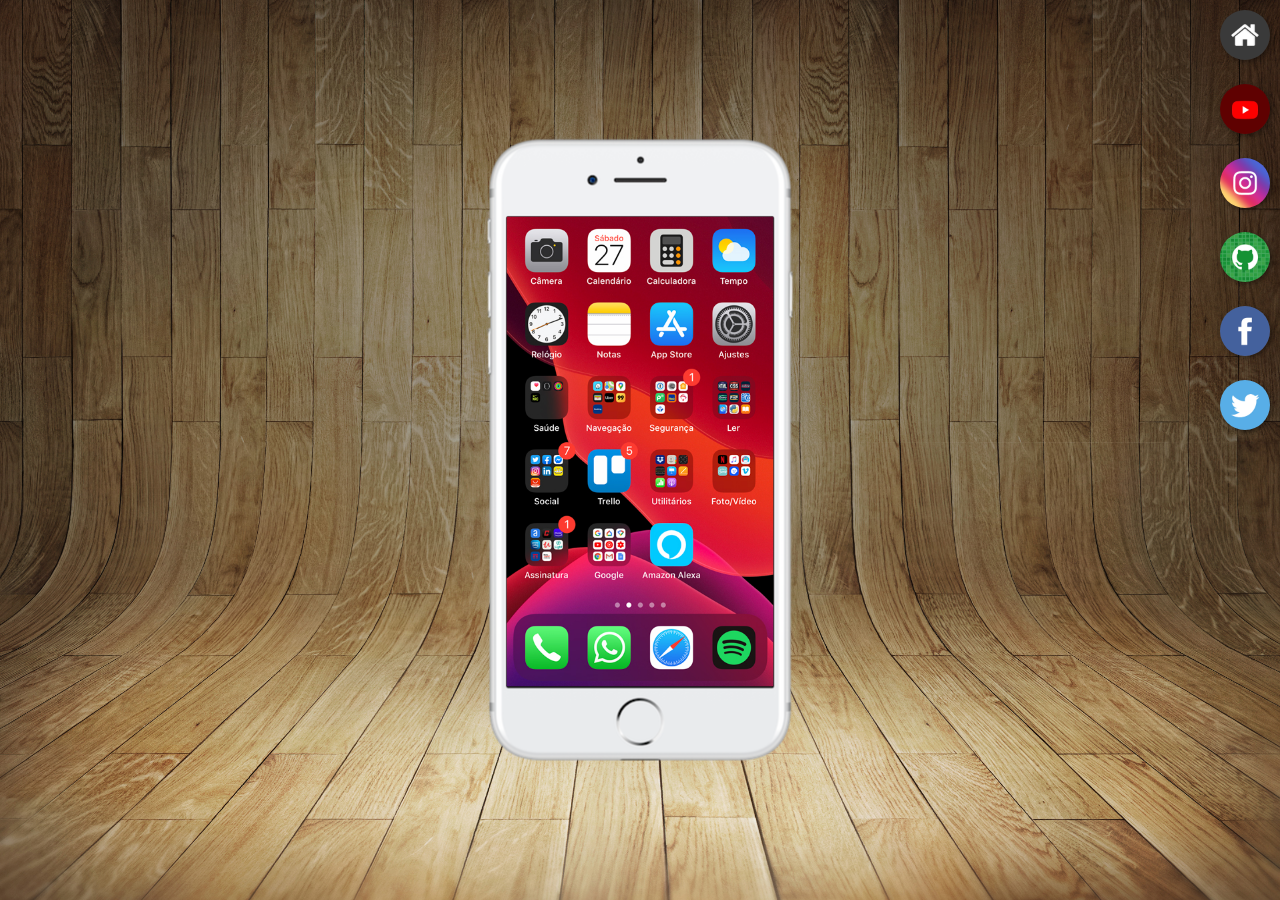
<file: index.html>
<!DOCTYPE html>
<html lang="pt-br">
<head>
    <meta charset="UTF-8">
    <meta http-equiv="X-UA-Compatible" content="IE=edge">
    <meta name="viewport" content="width=device-width, initial-scale=1.0">
    <title>Projeto Redes Sociais</title>
    <link rel="stylesheet" href="estilo/style.css">
</head>
<body>
    <main>
        <section id="telefone">
            <iframe src="home.html" frameborder="0" name="tela" id="tela"></iframe>
        </section>
        <section id="redes-sociais">
            <a href="home.html" target="tela"><img src="imagens/logo-home.jpg" alt=""></a><br>
            <a href="pages/youtube.html" target="tela"><img src="imagens/logo-youtube.jpg" alt=""></a><br>
            <a href="pages/instagram.html" target="tela"><img src="imagens/logo-instagram.jpg" alt=""></a><br>
            <a href="pages/github.html" target="tela"><img src="imagens/logo-github.jpg" alt=""></a><br>
            <a href="pages/facebook.html" target="tela"><img src="imagens/logo-facebook.jpg" alt=""></a><br>
            <a href="pages/twitter.html" target="tela"><img src="imagens/logo-twitter.jpg" alt=""></a><br>
            
        </section>
    </main>
</body>
</html>
</file>
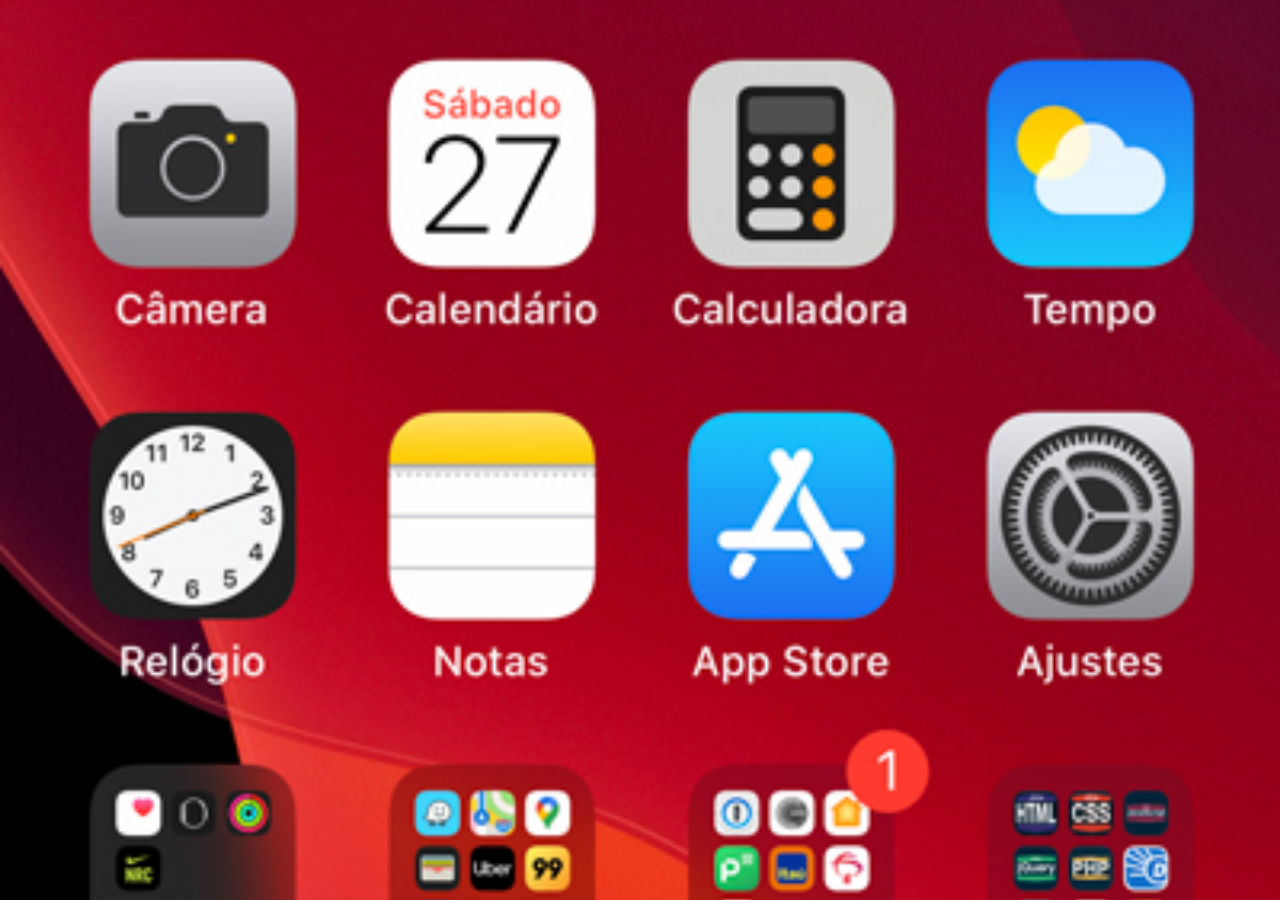
<file: home.html>
<!DOCTYPE html>
<html lang="en">
<head>
    <meta charset="UTF-8">
    <meta http-equiv="X-UA-Compatible" content="IE=edge">
    <meta name="viewport" content="width=device-width, initial-scale=1.0">
    <title>Home</title>
</head>
<body>
    
</body>

<style>

    * {
        margin: 0px;
        padding: 0px;
    }

    body {
        width: 100vw; height: 100vh;
        background: black url(imagens/tela-home.jpg) no-repeat top center;
        background-size: cover;
    }

</style>
</html>
</file>
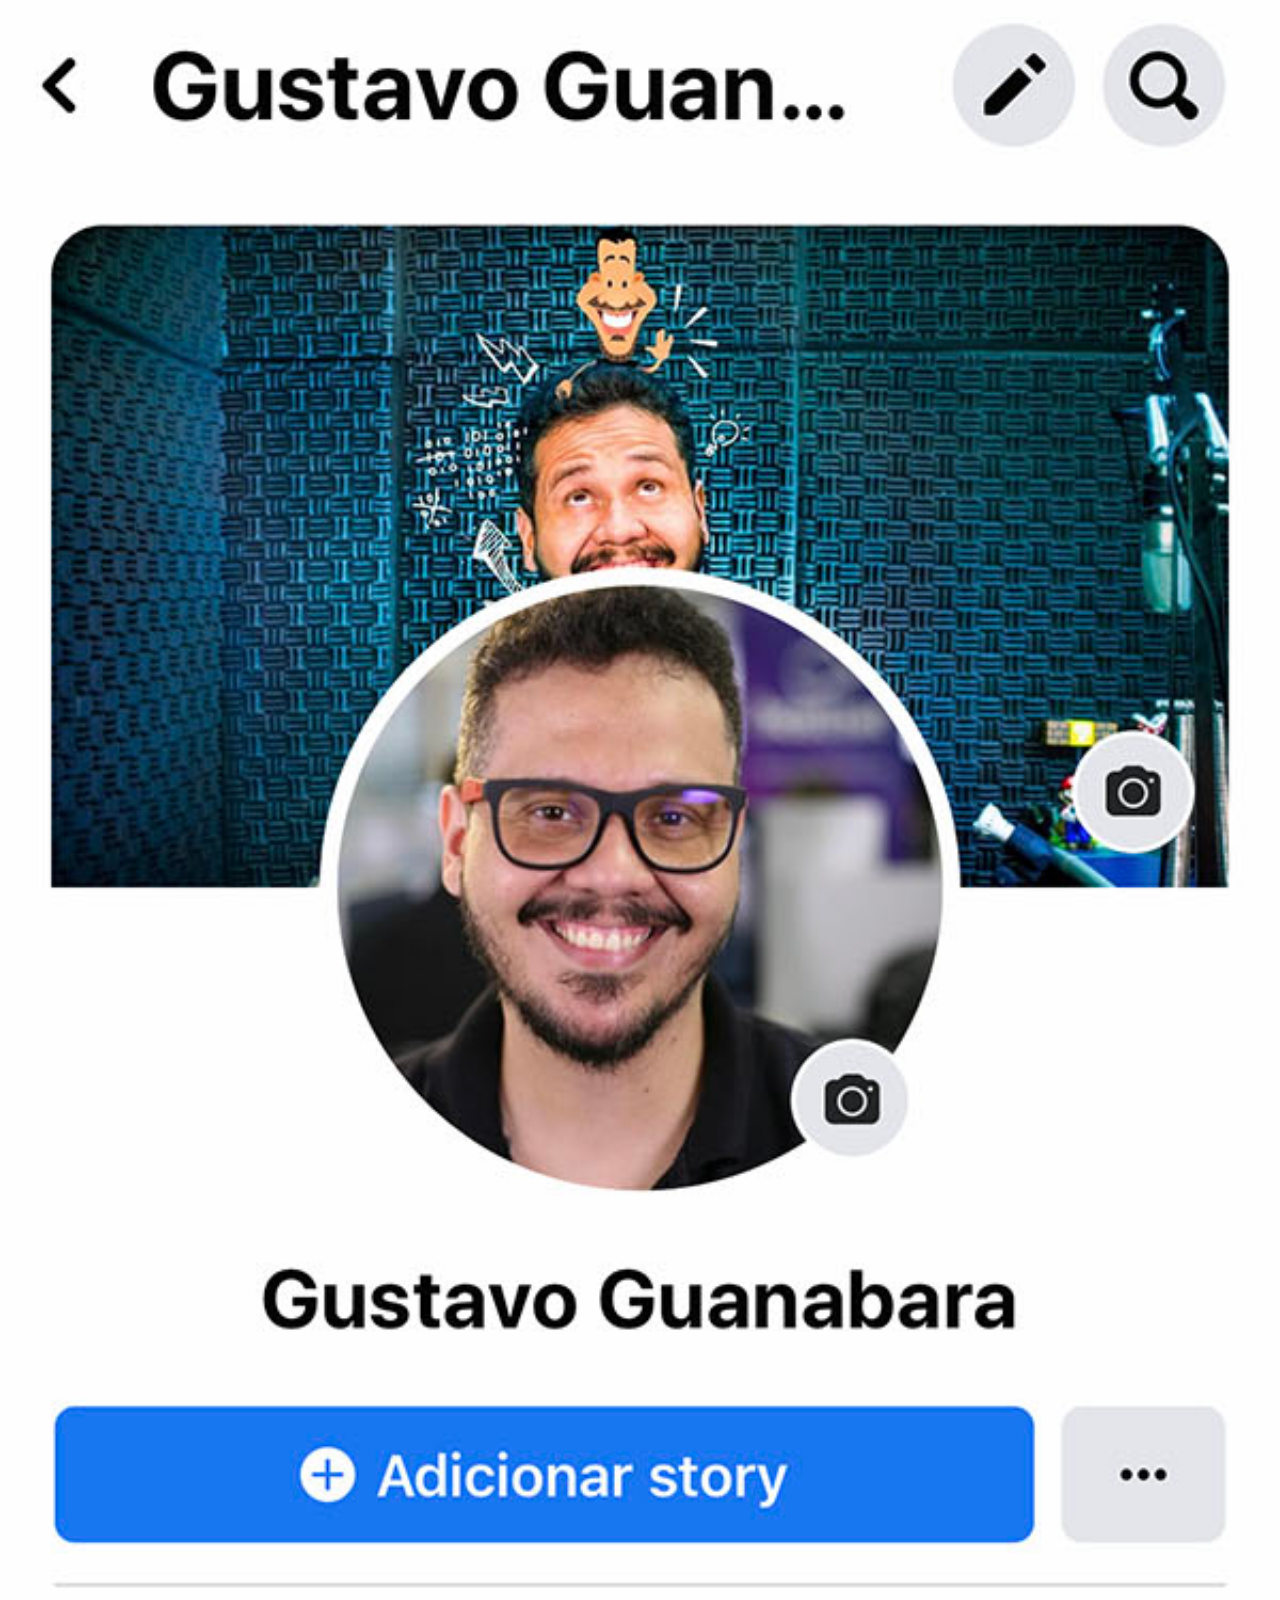
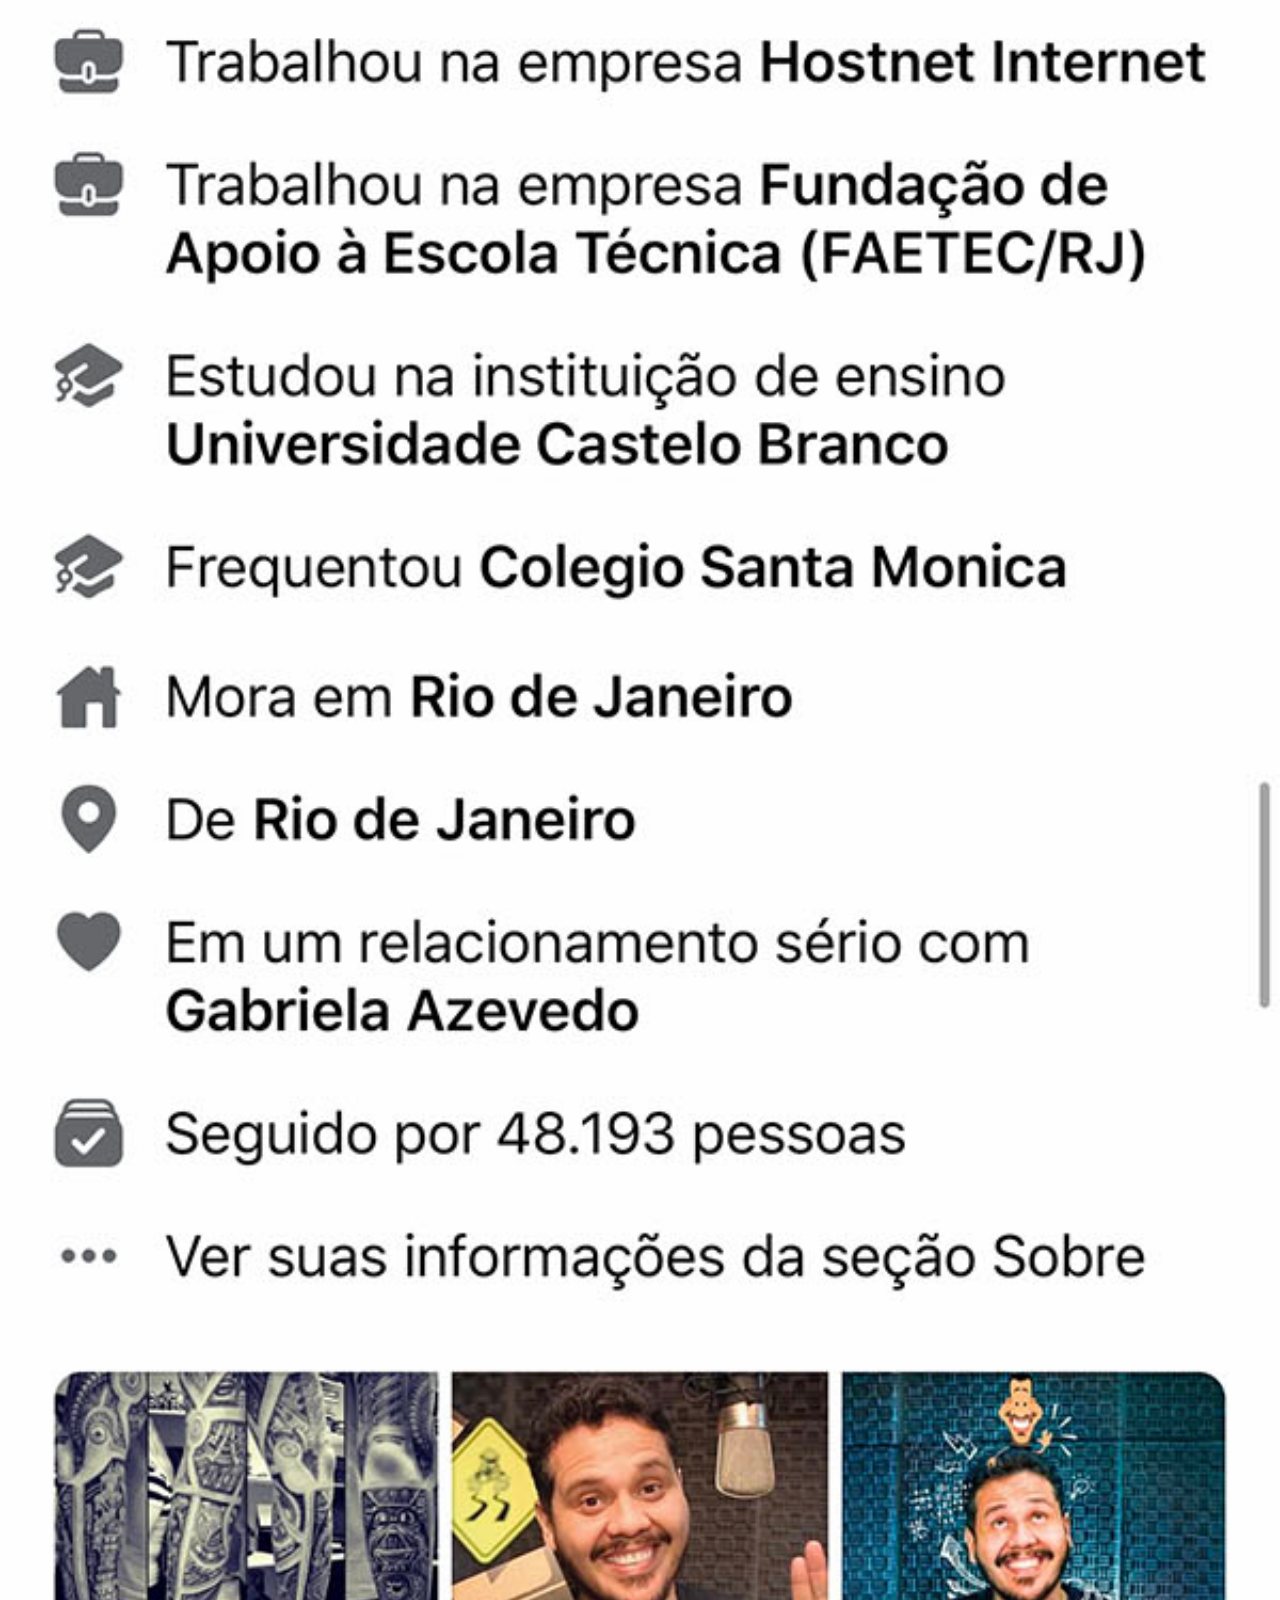
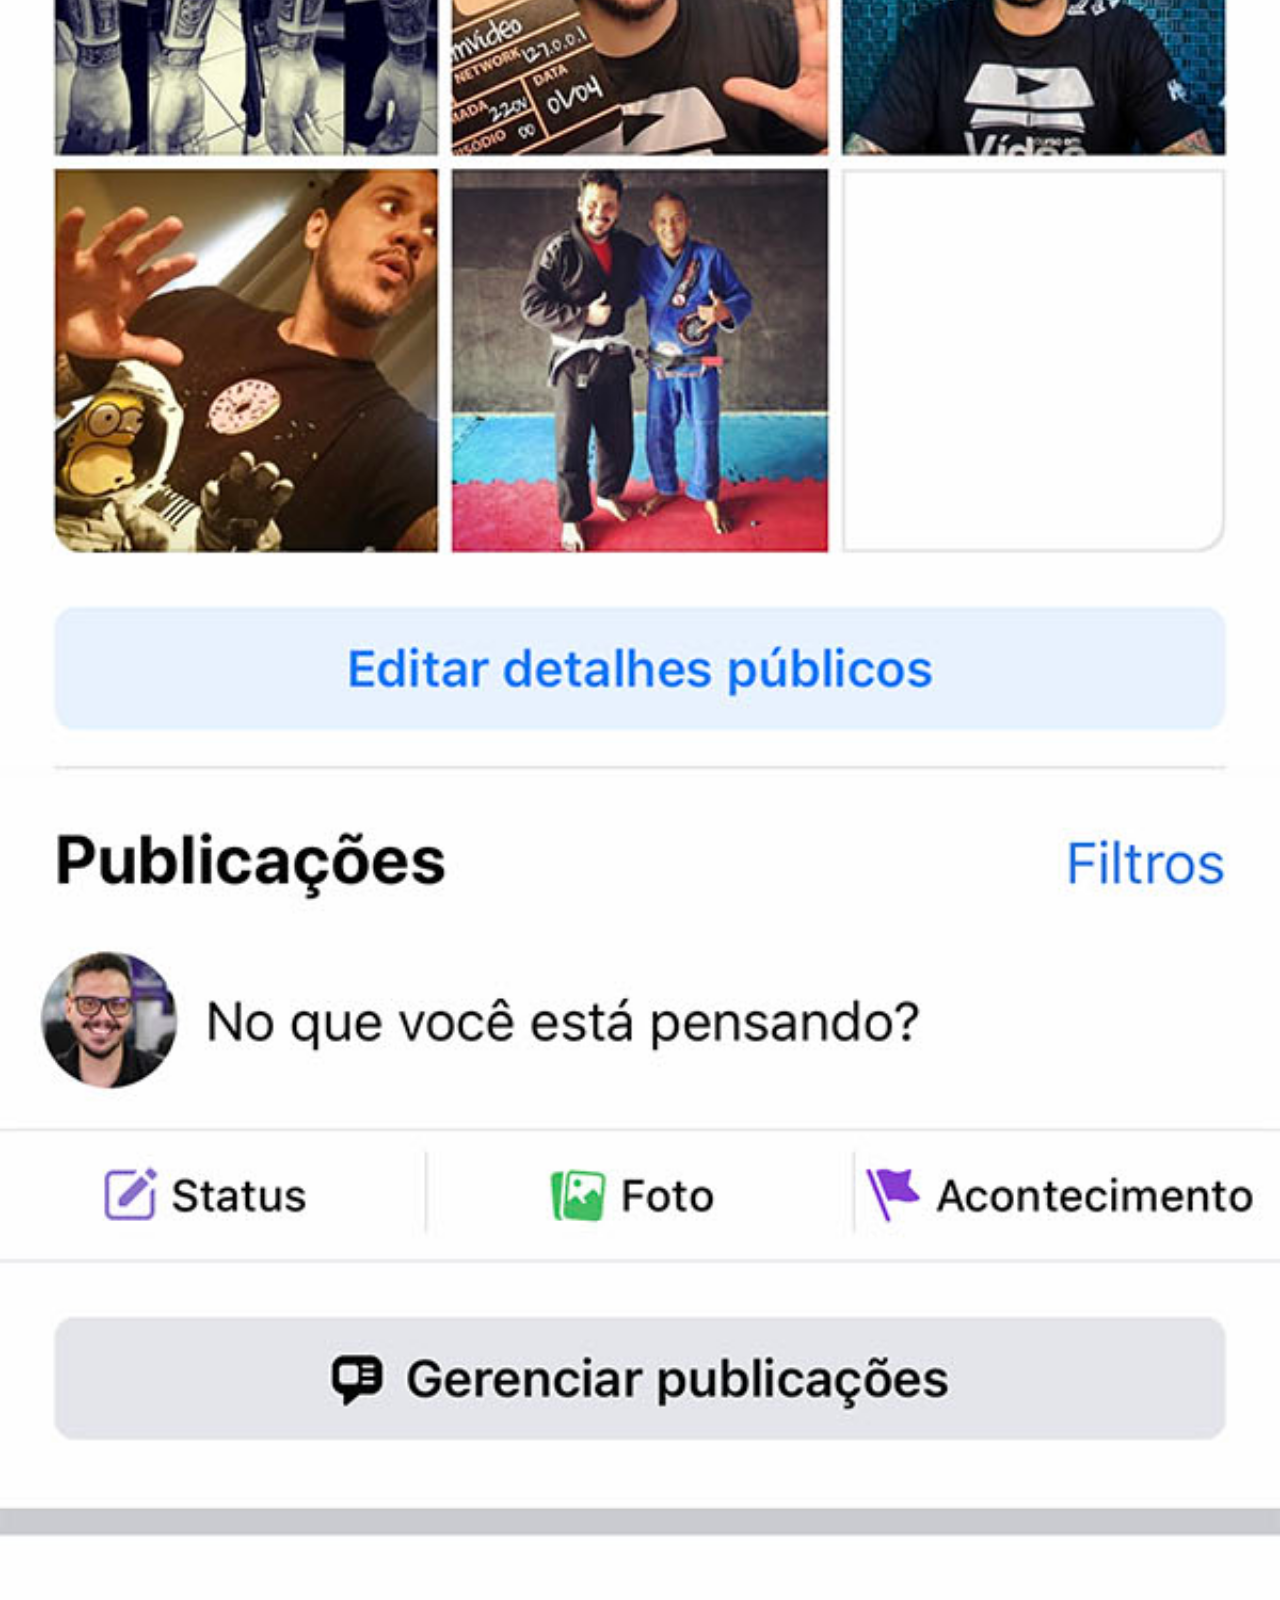
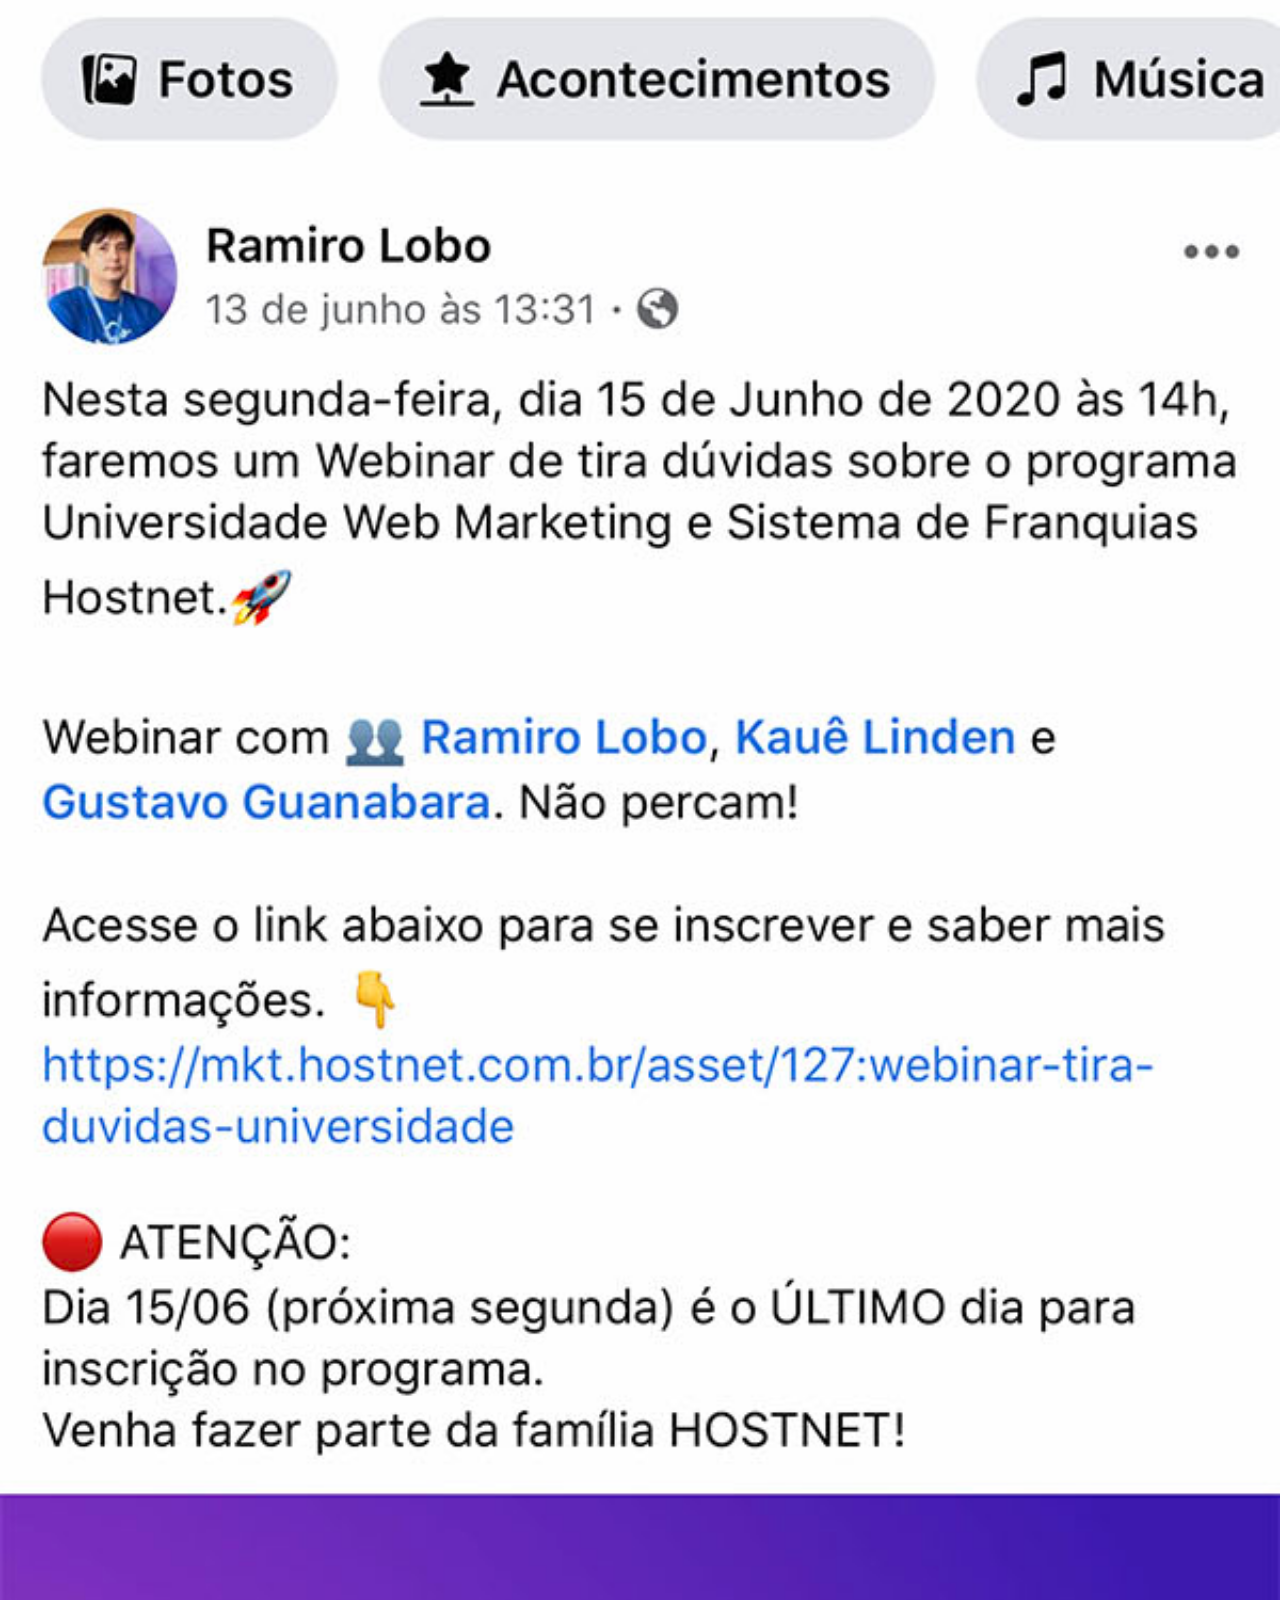
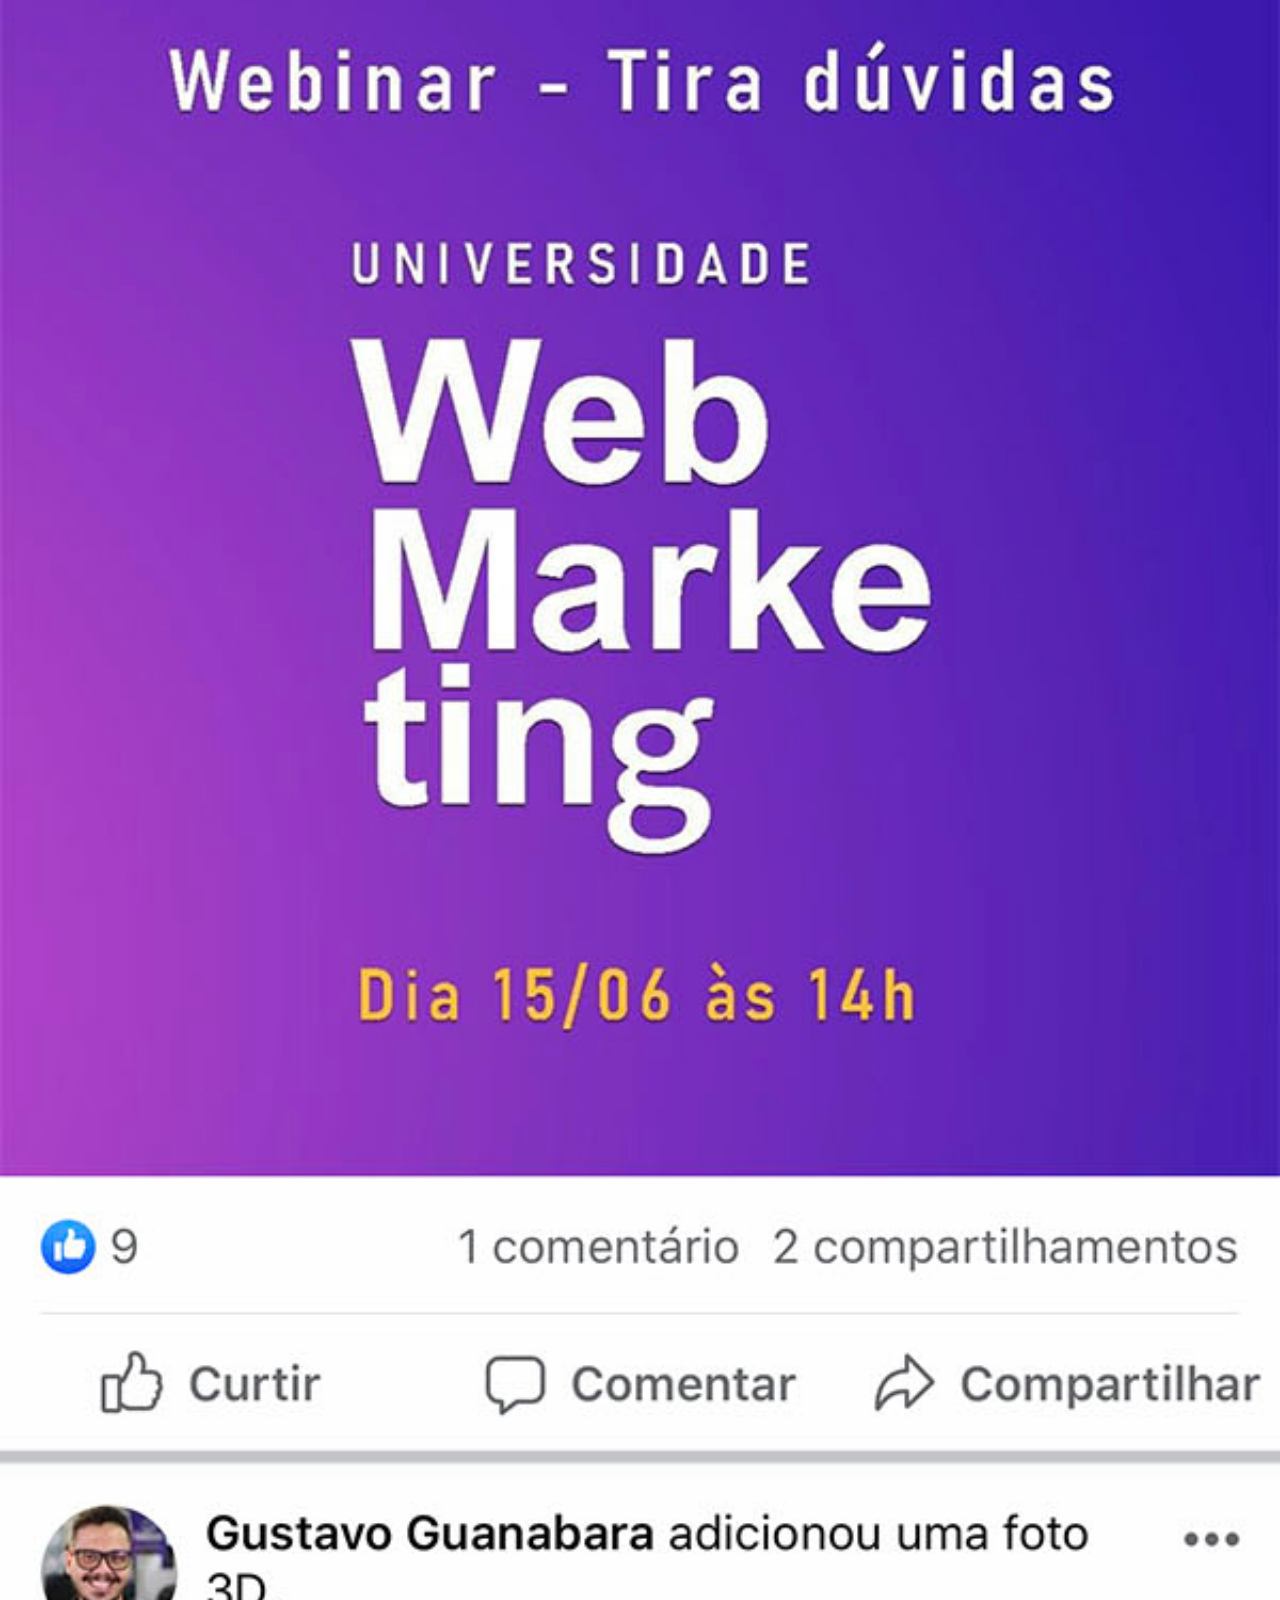
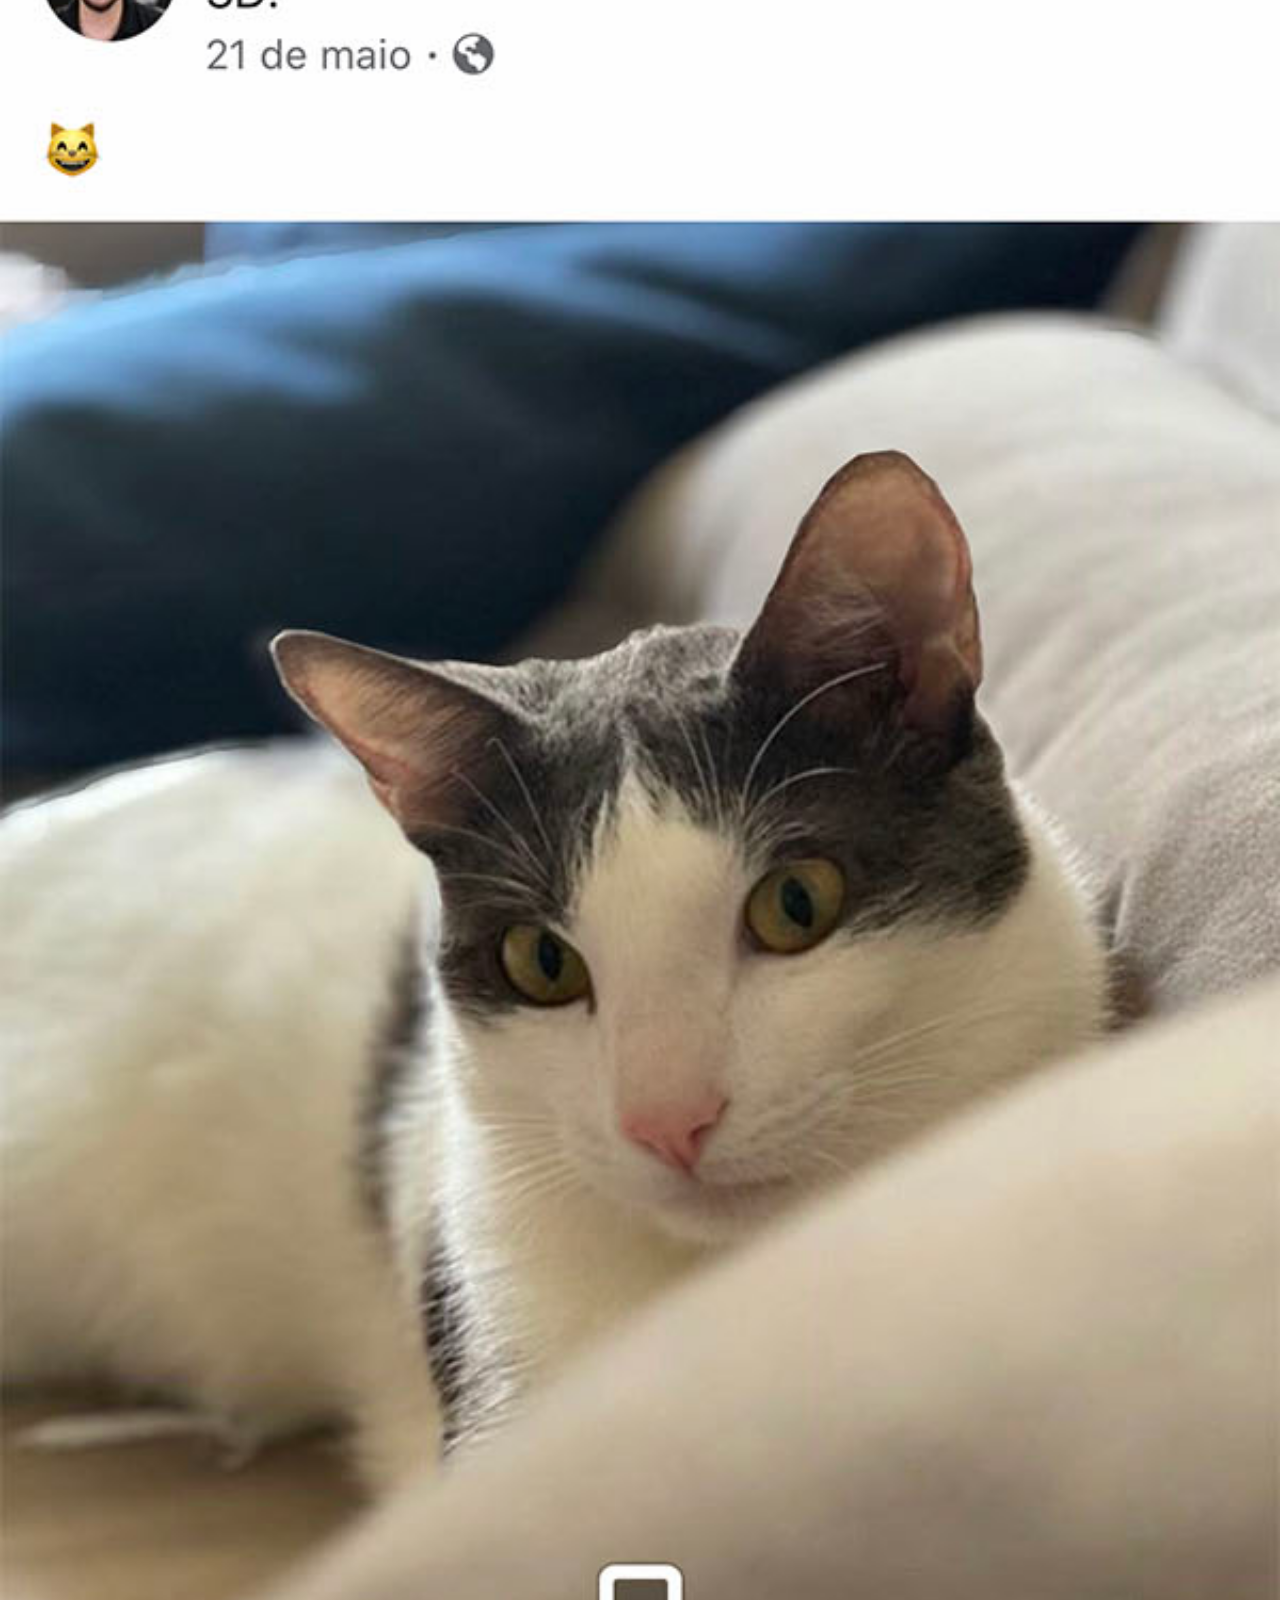
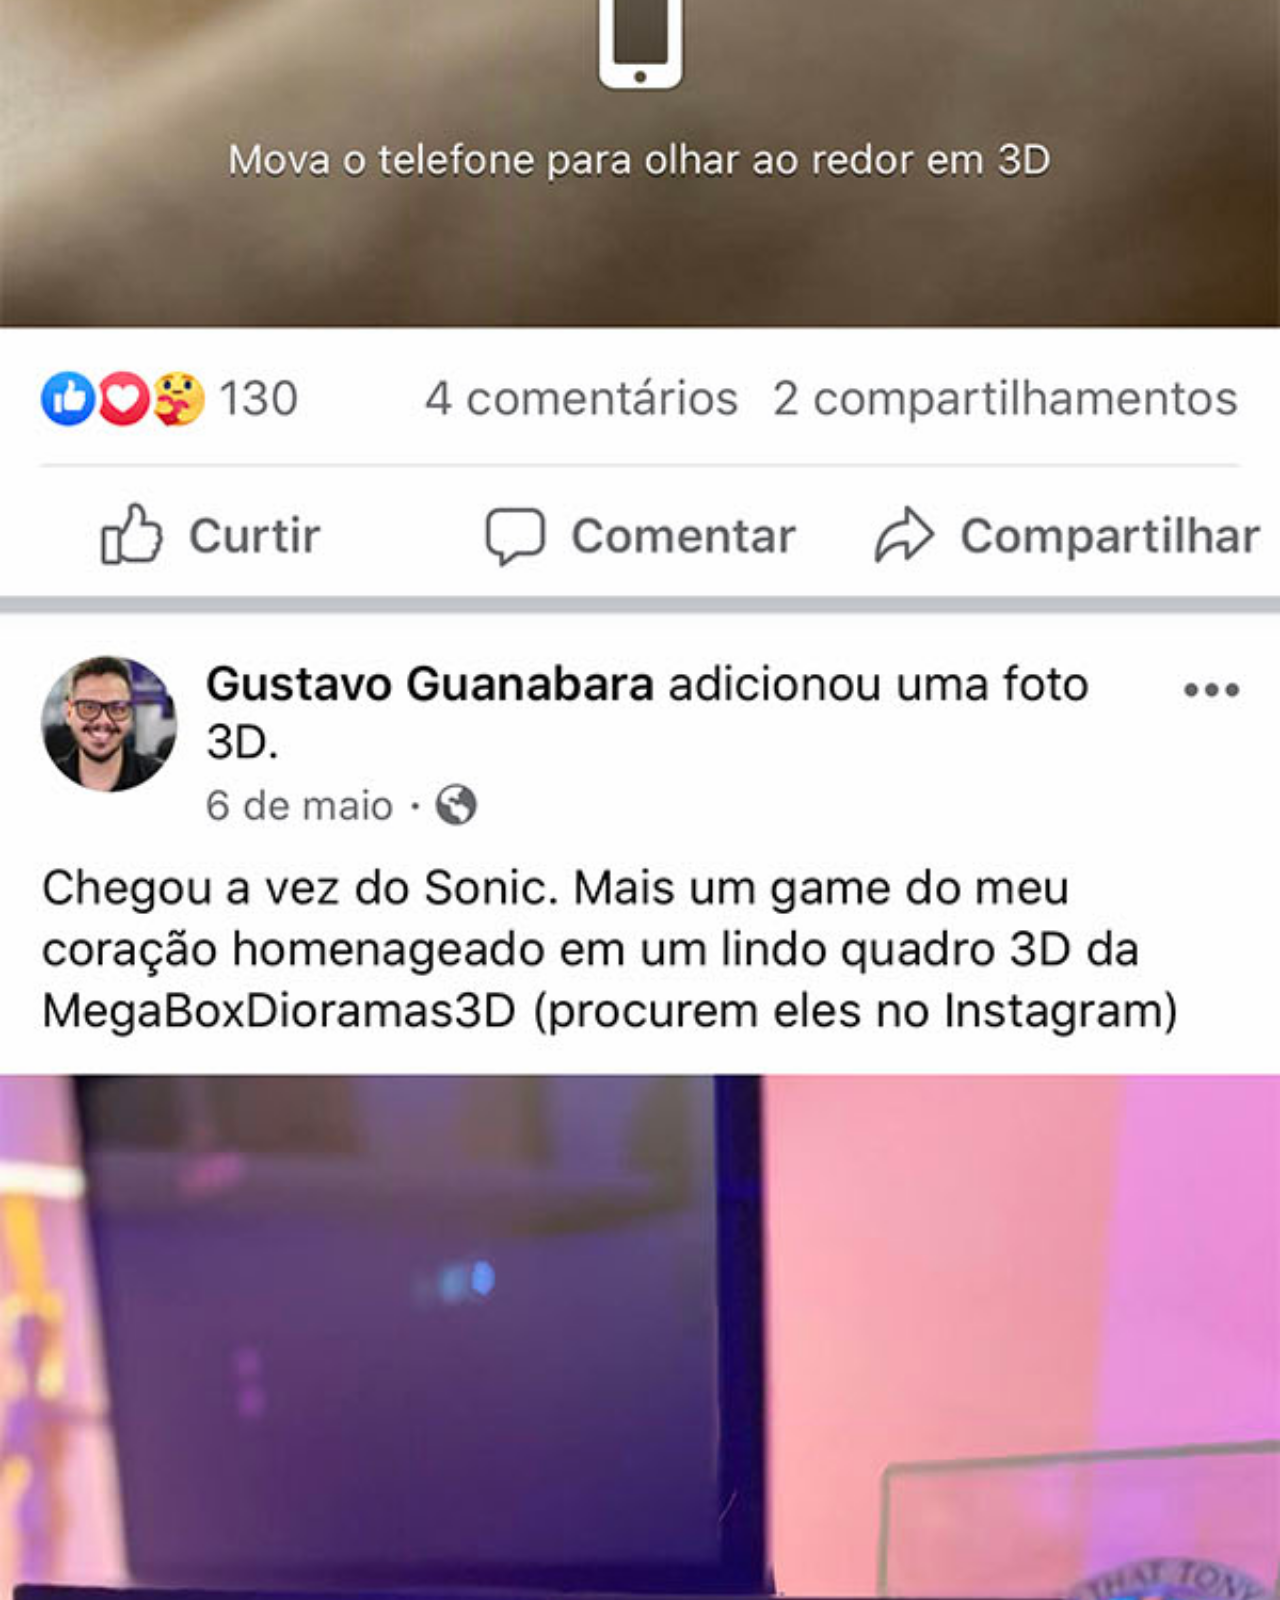
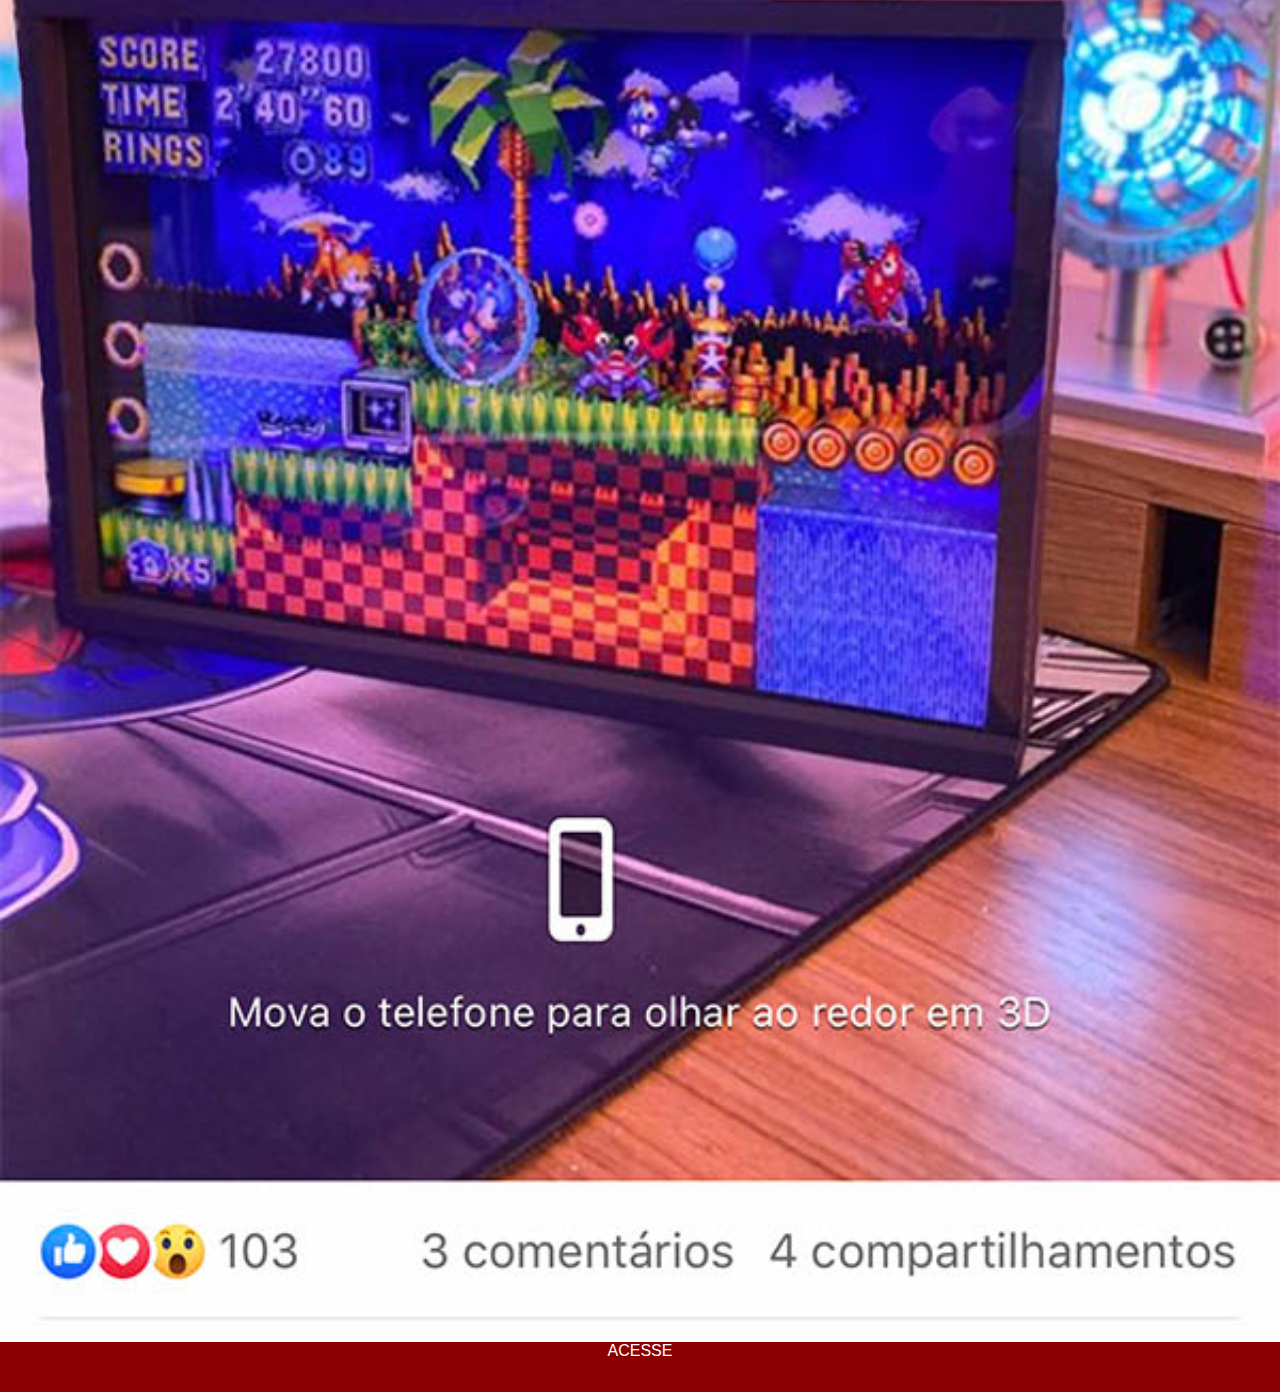
<file: pages/facebook.html>
<!DOCTYPE html>
<html lang="pt-br">
<head>
    <meta charset="UTF-8">
    <meta http-equiv="X-UA-Compatible" content="IE=edge">
    <meta name="viewport" content="width=device-width, initial-scale=1.0">
    <title>Youtube</title>
    <link rel="stylesheet" href="../estilo/social.css">

</head>
<body>
    <img src="../imagens/tela-facebook.jpg" alt="Github">
    <a href="https://www.facebook.com/gustavoguanabara/?locale=pt_BR" target="_blank">ACESSE</a>
</body>
</html>
</file>
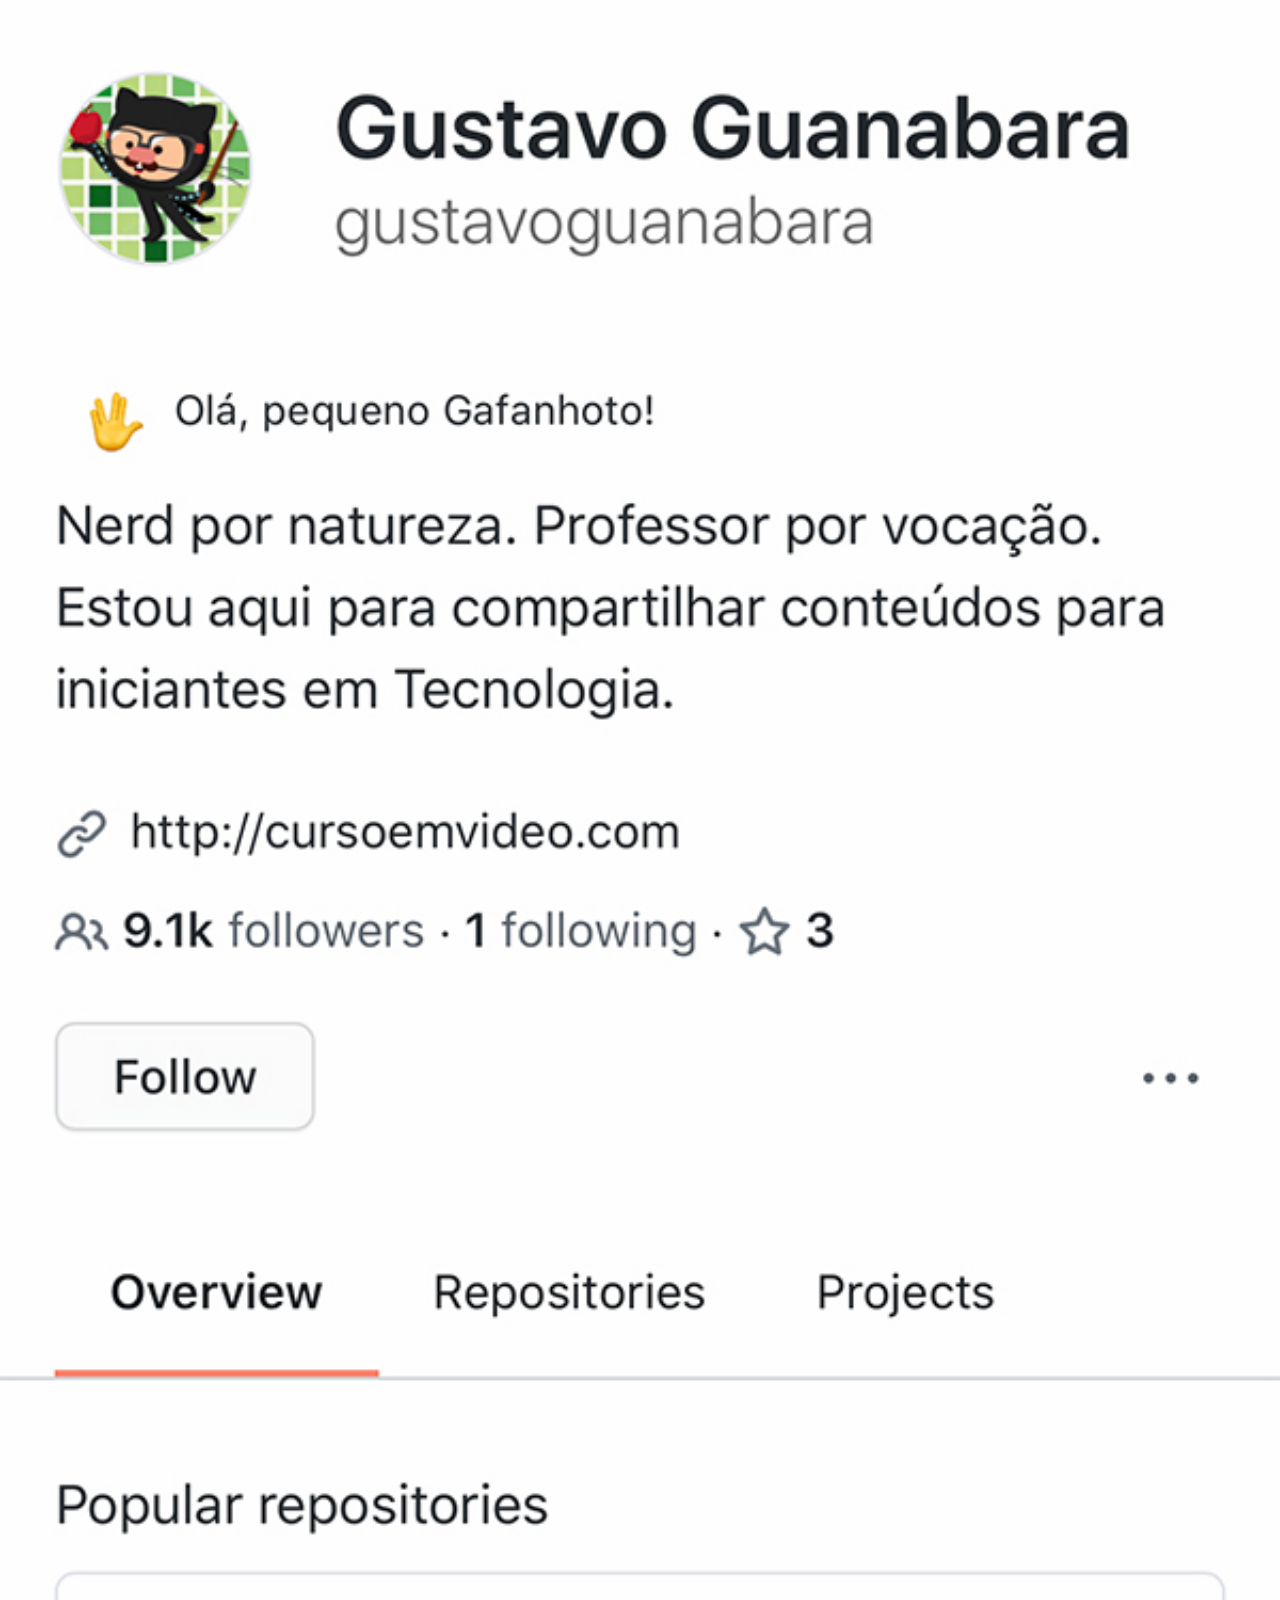
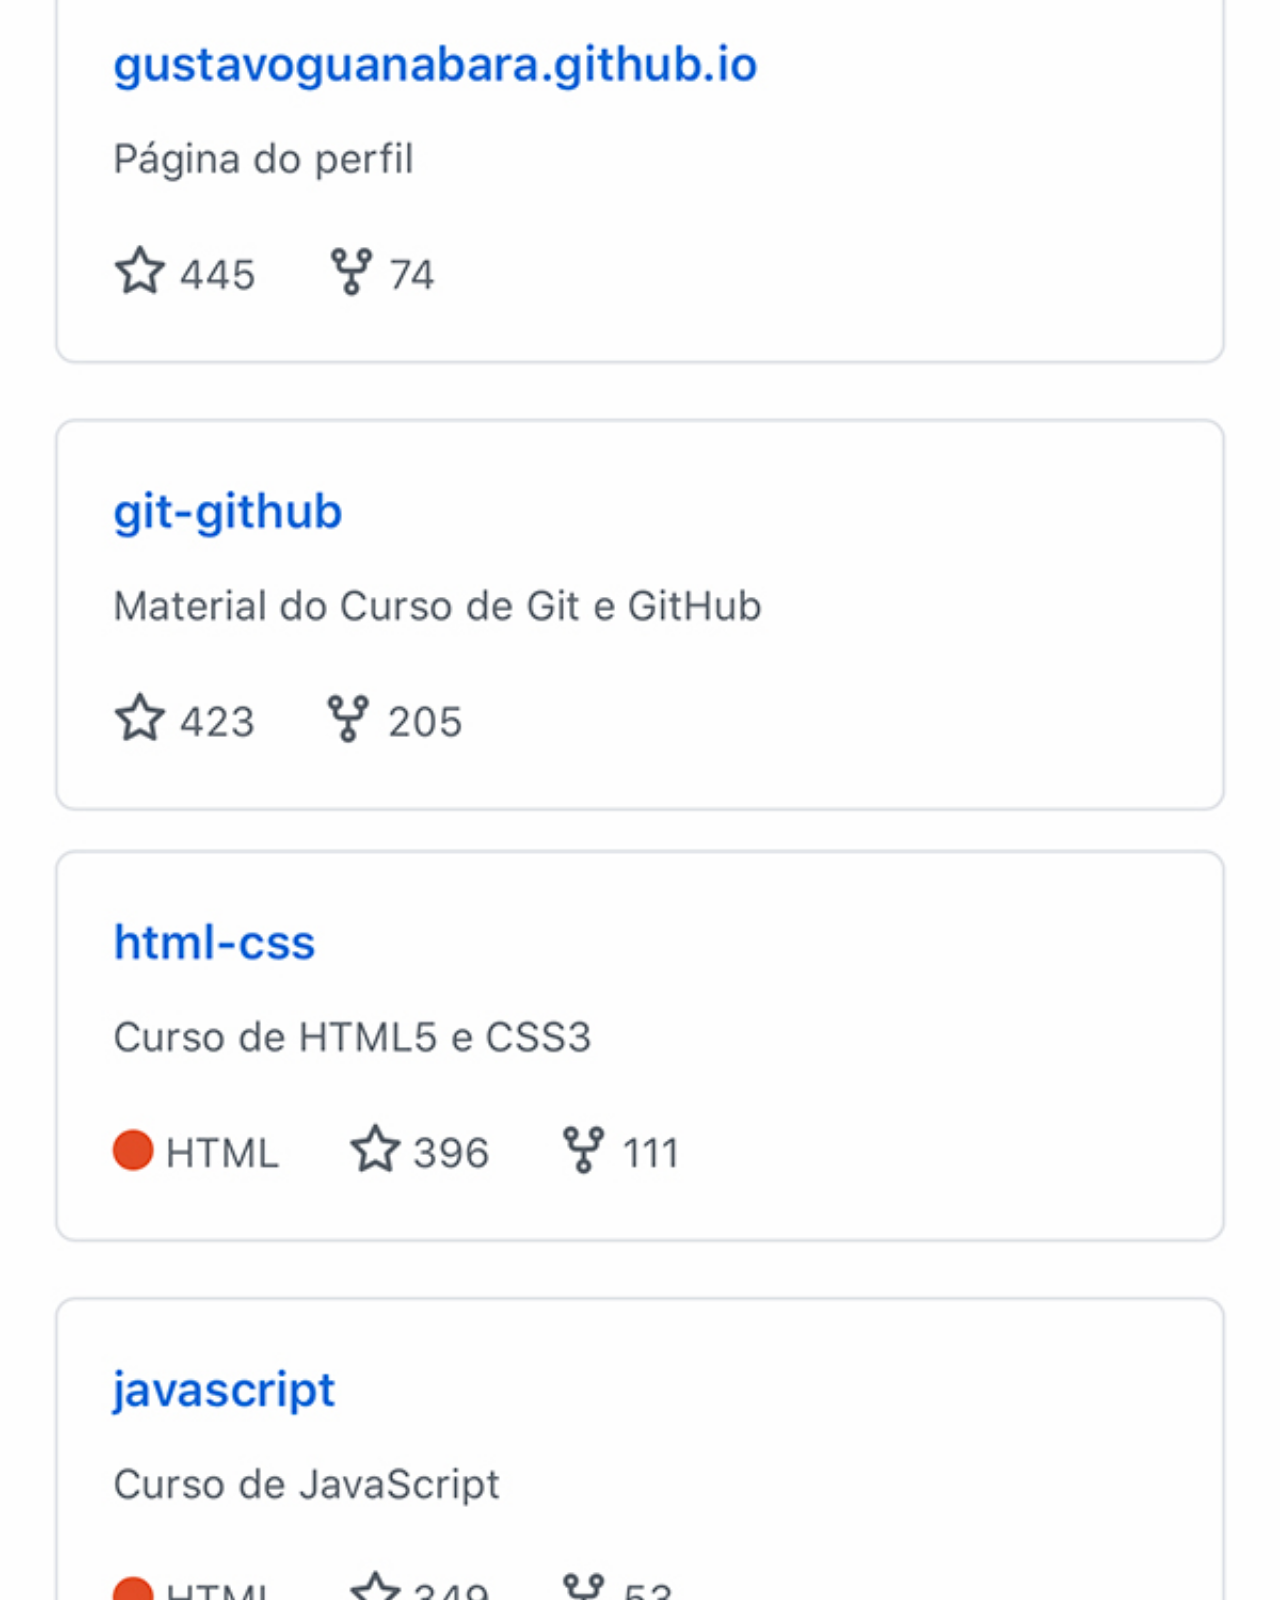
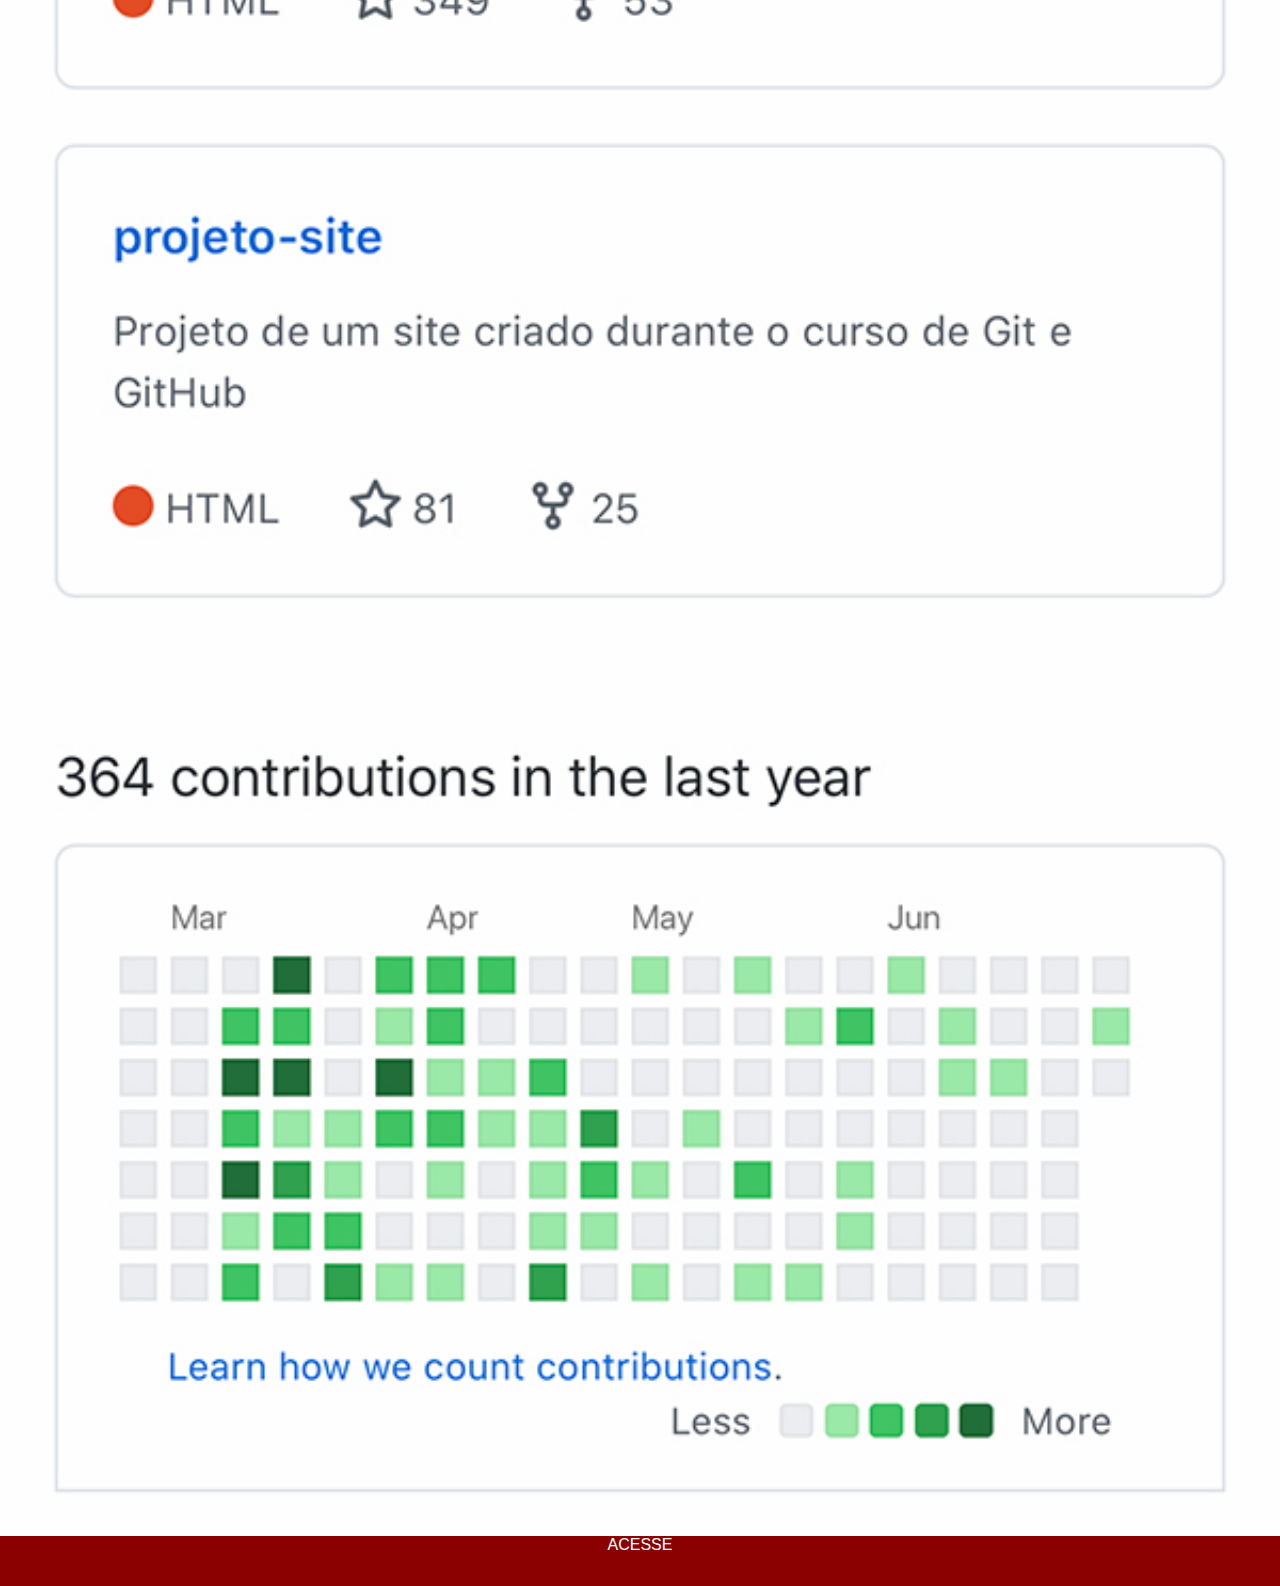
<file: pages/github.html>
<!DOCTYPE html>
<html lang="pt-br">
<head>
    <meta charset="UTF-8">
    <meta http-equiv="X-UA-Compatible" content="IE=edge">
    <meta name="viewport" content="width=device-width, initial-scale=1.0">
    <title>Youtube</title>
    <link rel="stylesheet" href="../estilo/social.css">

</head>
<body>
    <img src="../imagens/tela-github.jpg" alt="Github">
    <a href="https://github.com/gustavoguanabara/" target="_blank">ACESSE</a>
</body>
</html>
</file>
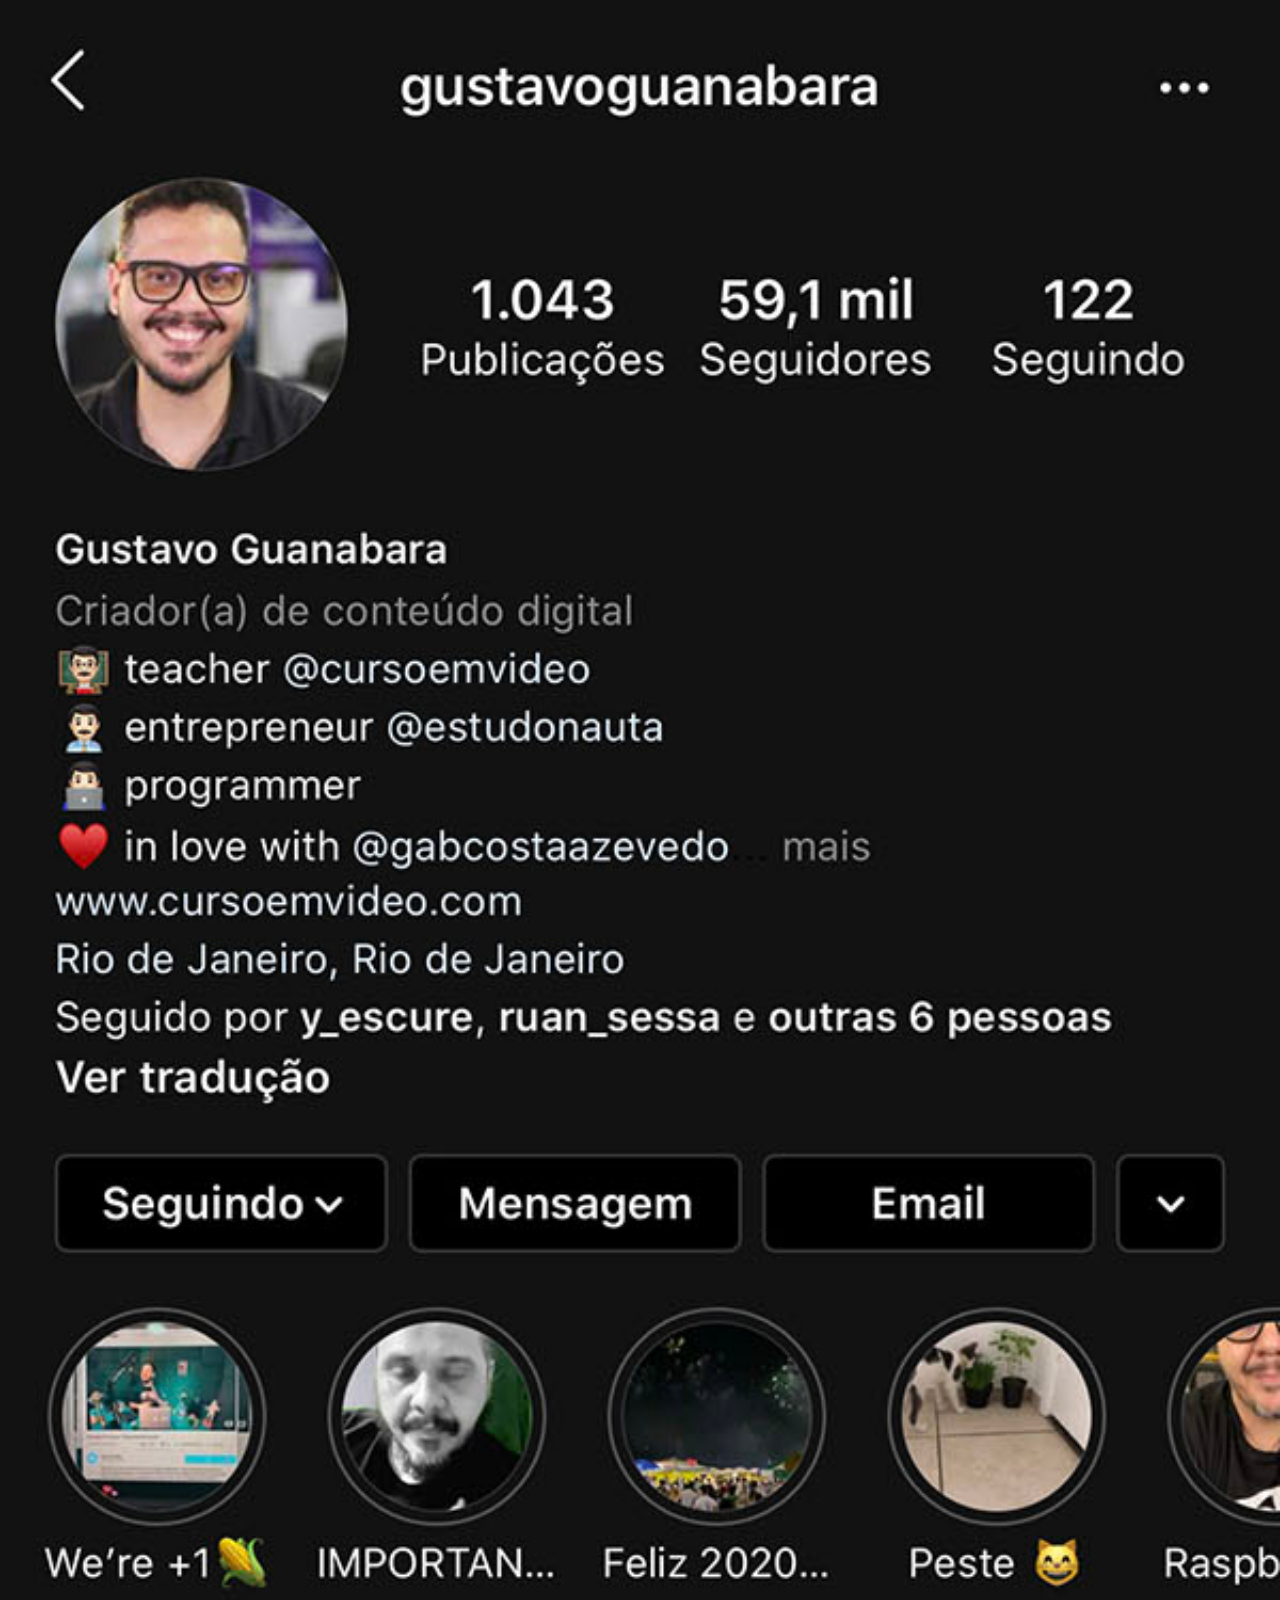
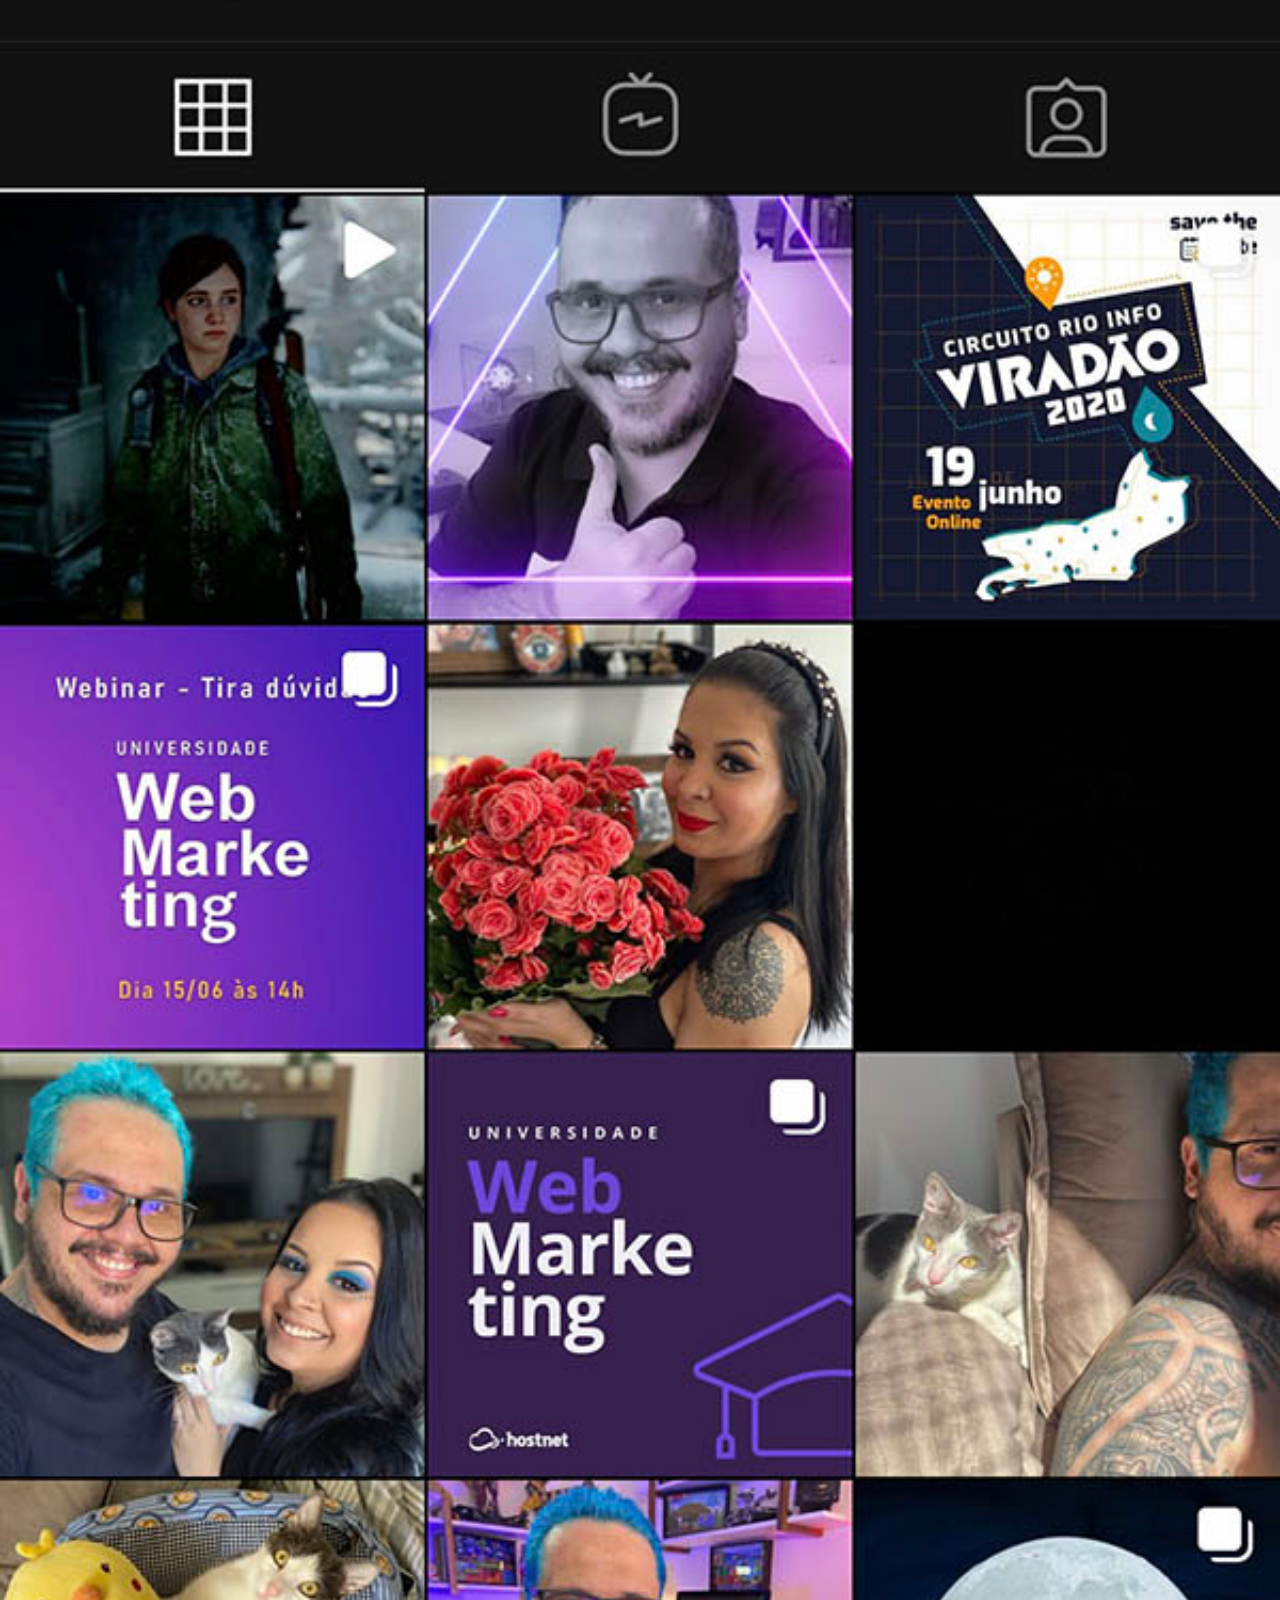
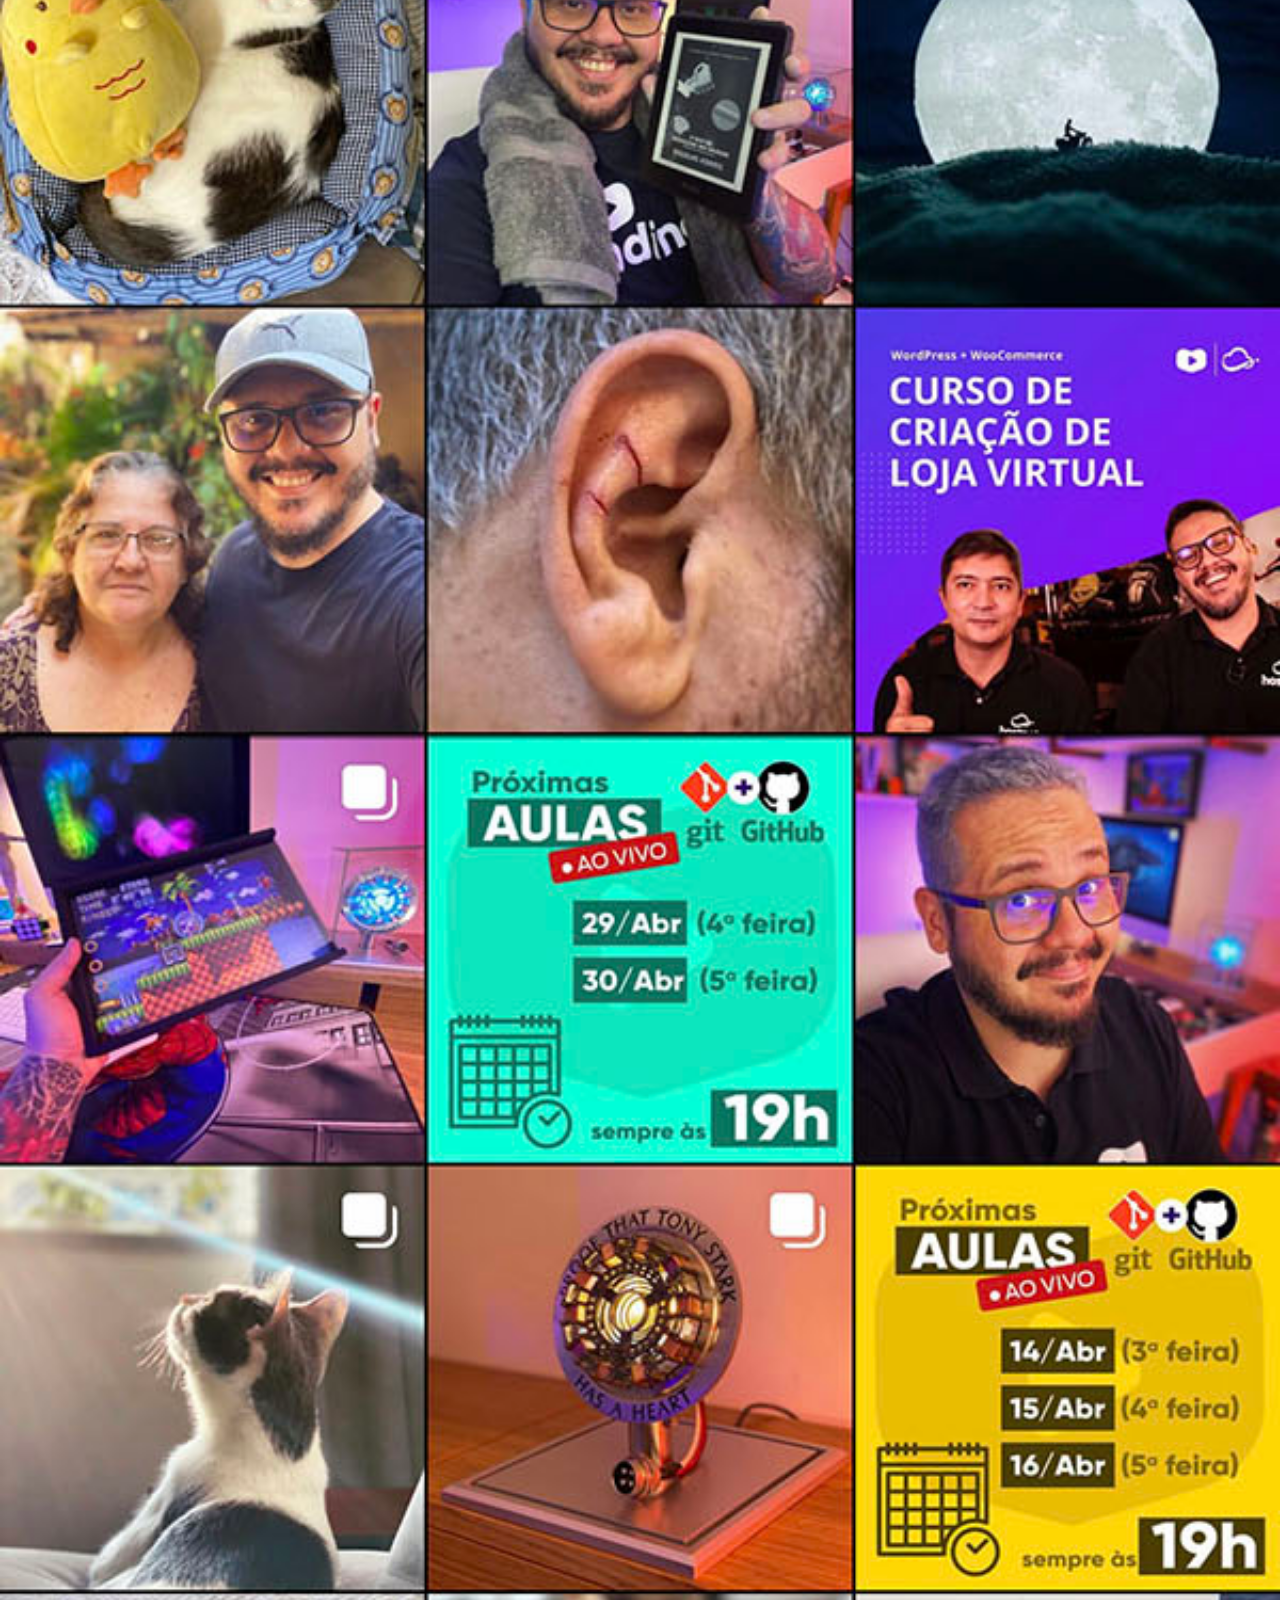
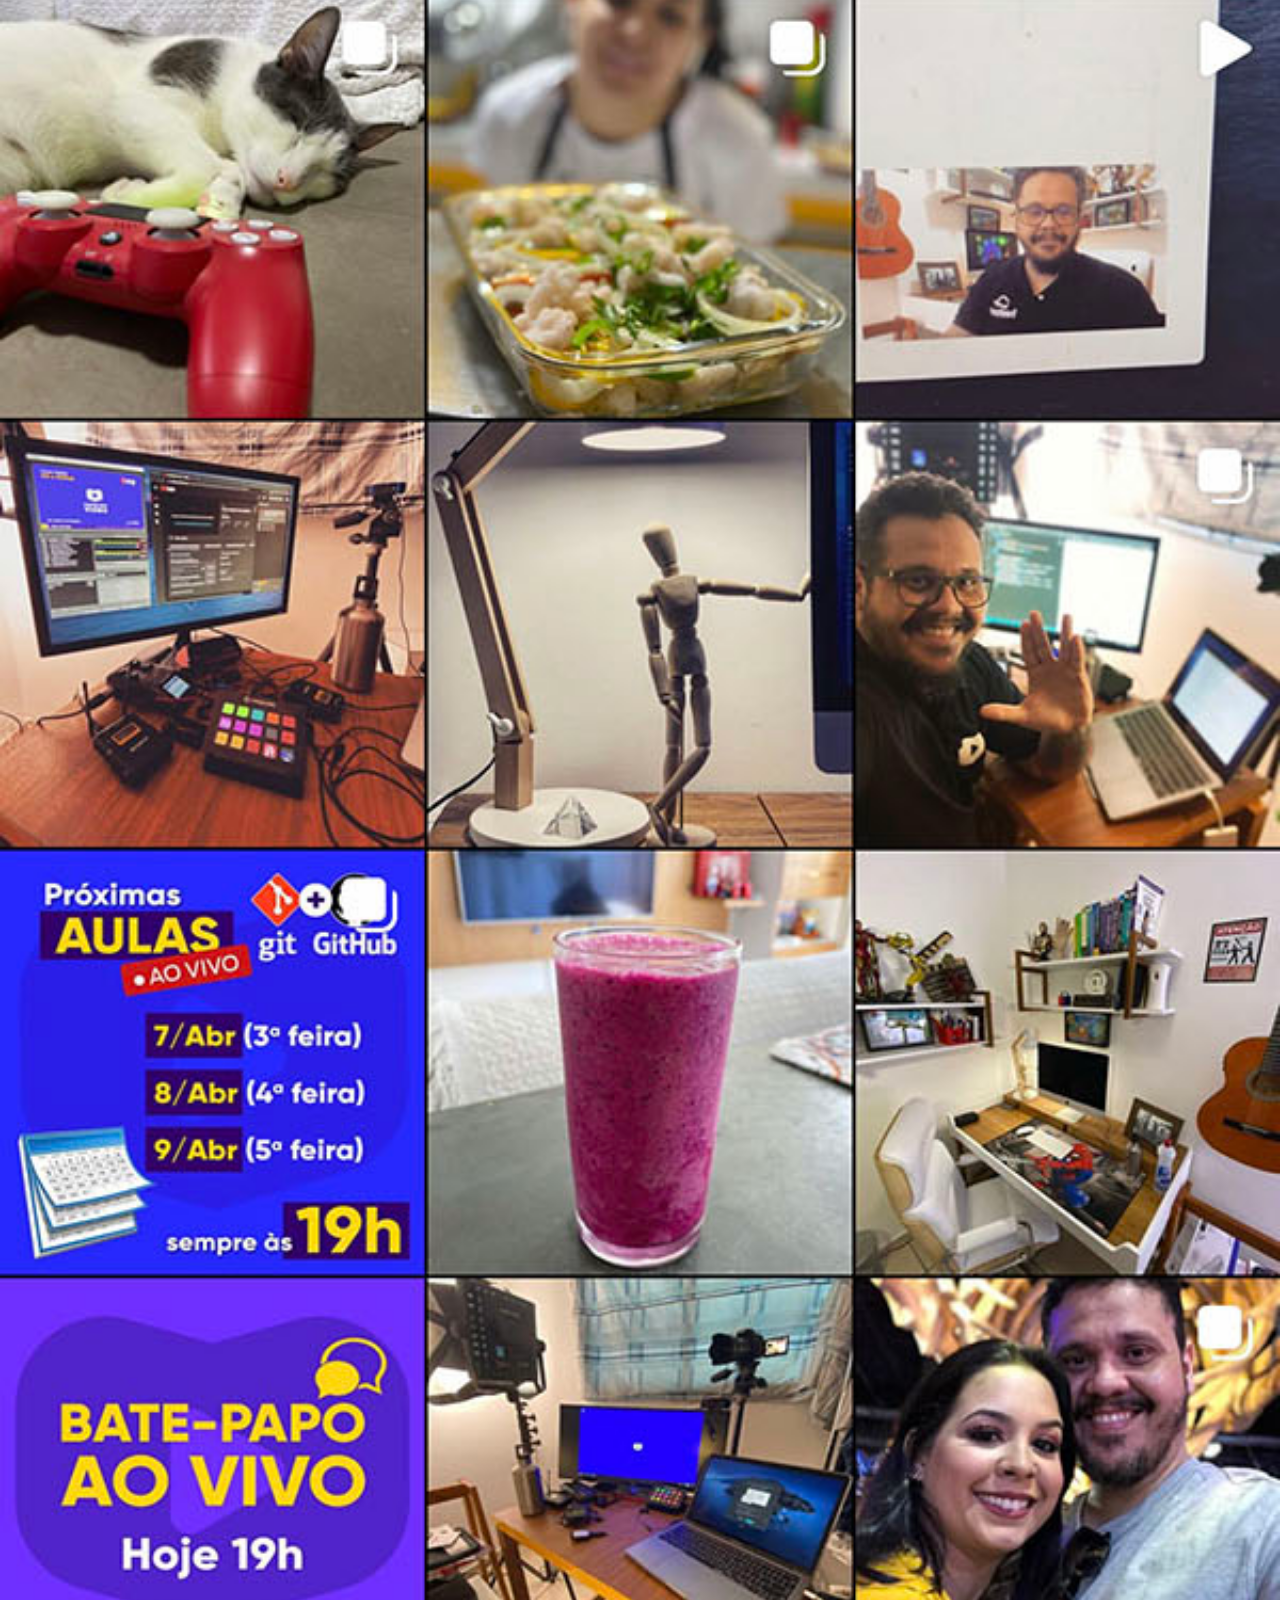
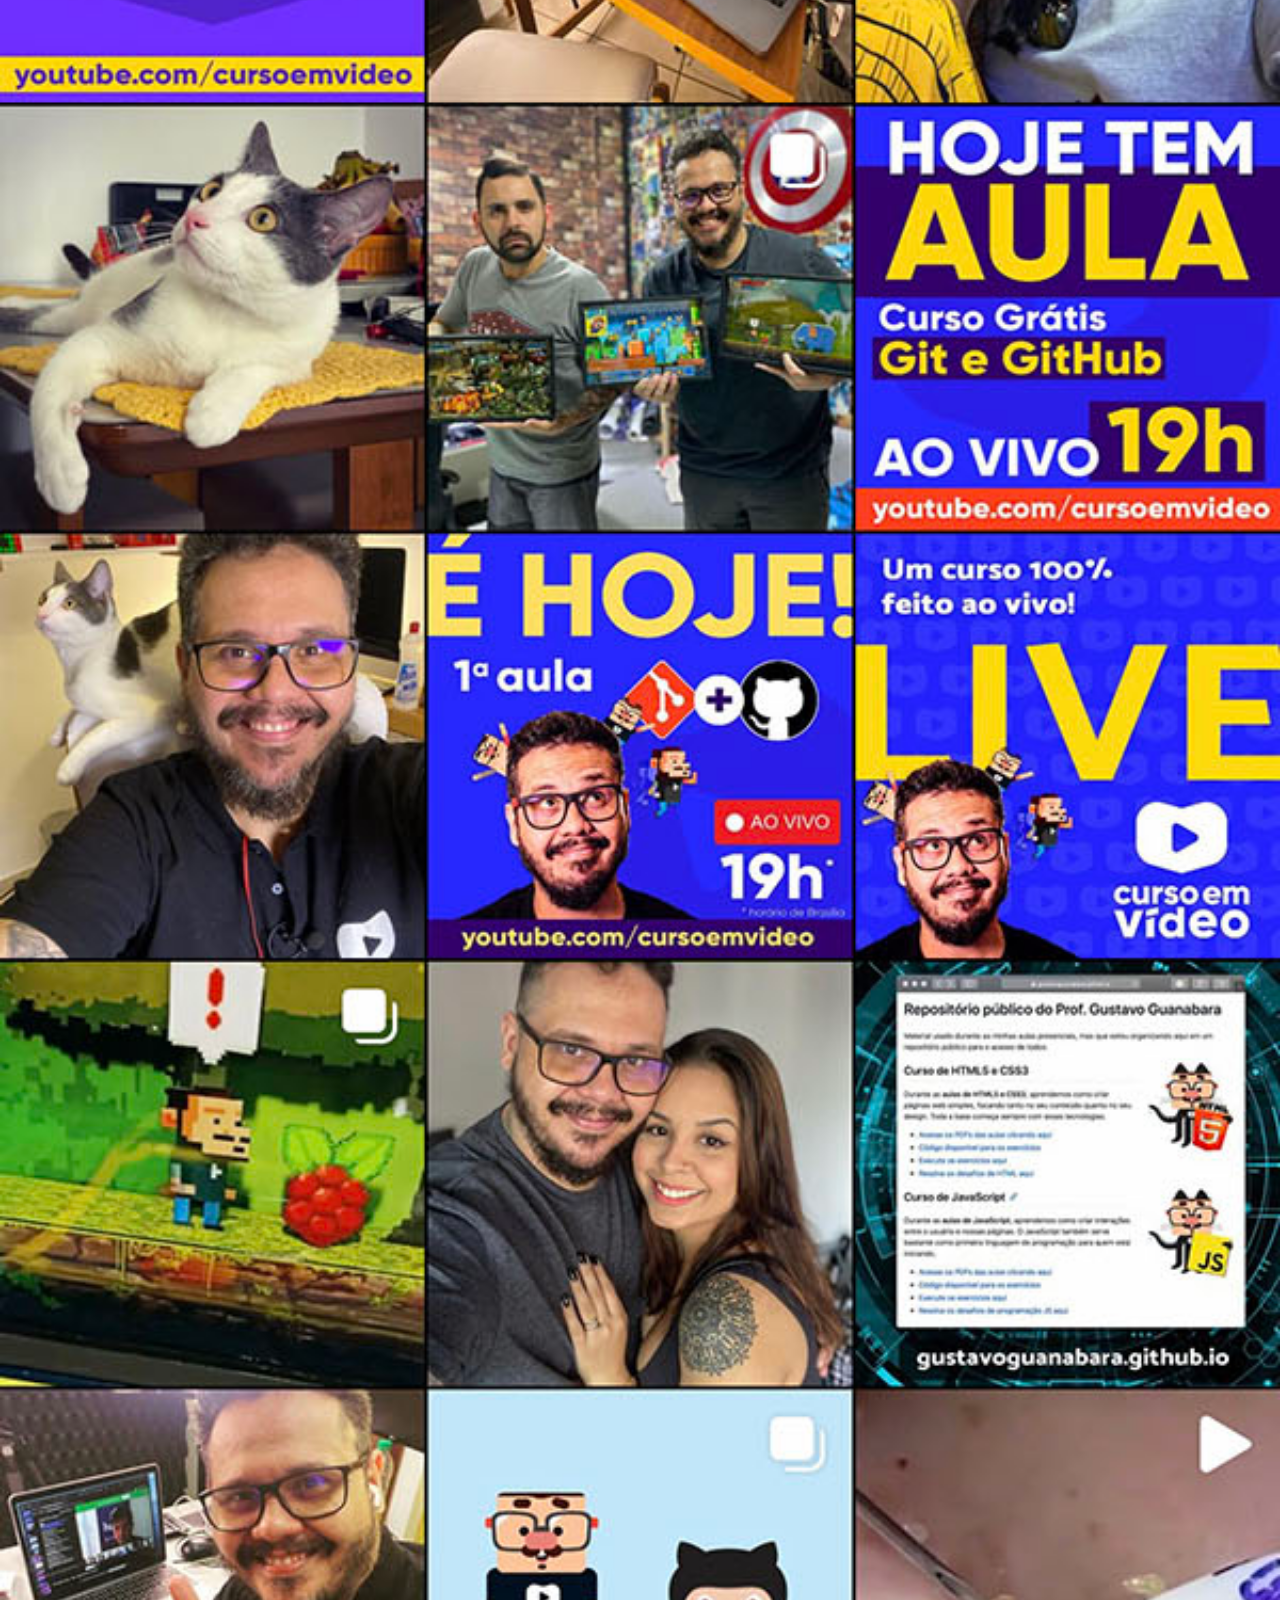
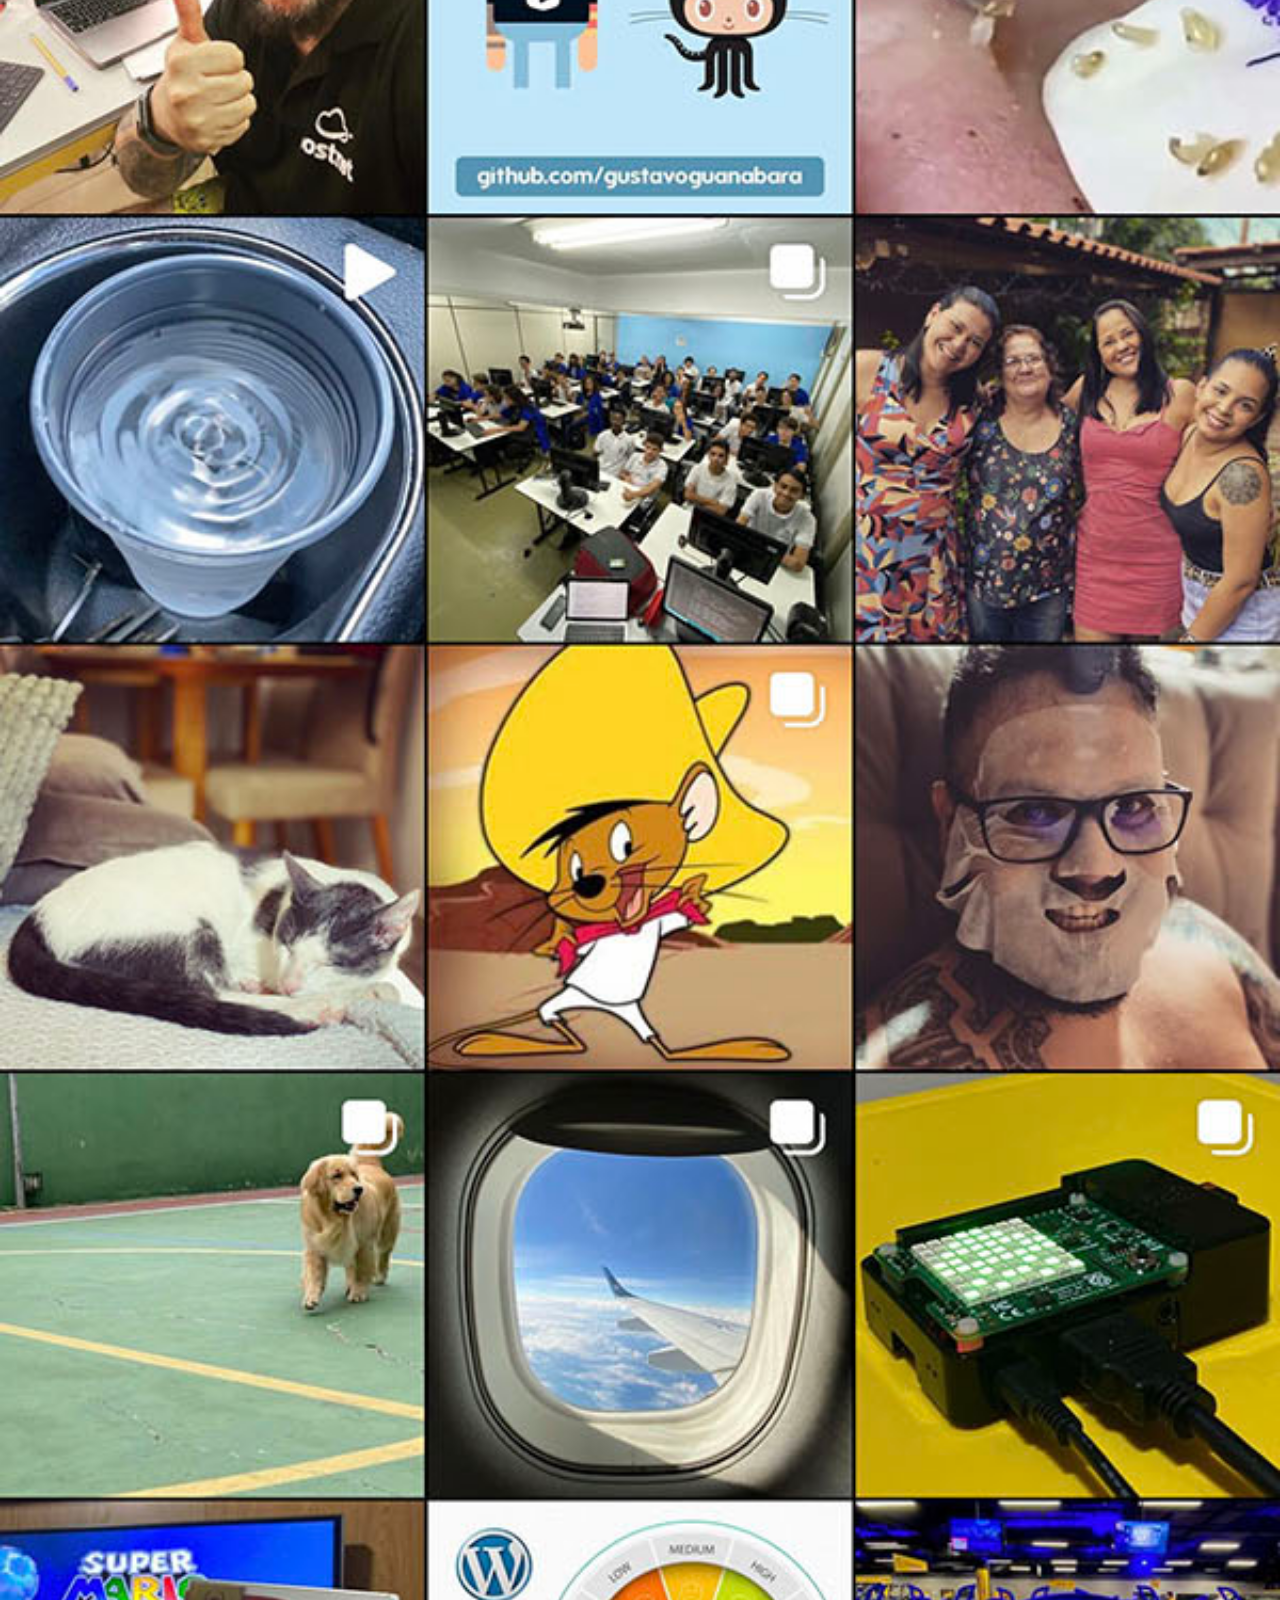
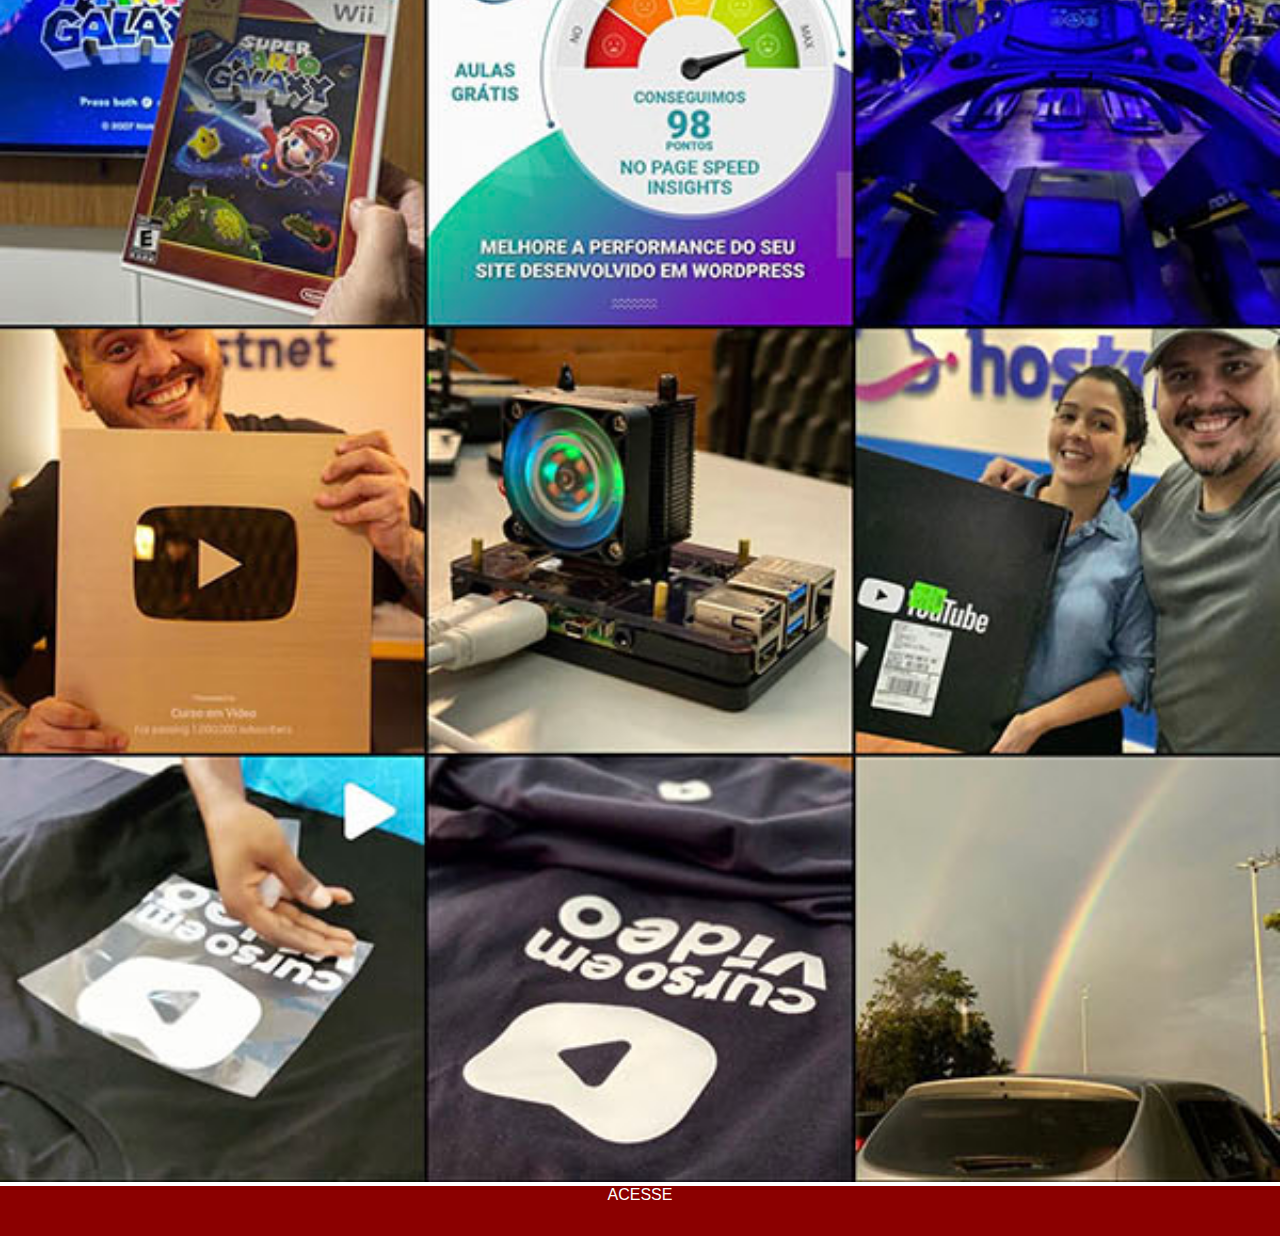
<file: pages/instagram.html>
<!DOCTYPE html>
<html lang="pt-br">
<head>
    <meta charset="UTF-8">
    <meta http-equiv="X-UA-Compatible" content="IE=edge">
    <meta name="viewport" content="width=device-width, initial-scale=1.0">
    <title>Youtube</title>
    <link rel="stylesheet" href="../estilo/social.css">

</head>
<body>
    <img src="../imagens/tela-instagram.jpg" alt="Github">
    <a href="https://www.instagram.com/gustavoguanabara/" target="_blank">ACESSE</a>
</body>
</html>
</file>
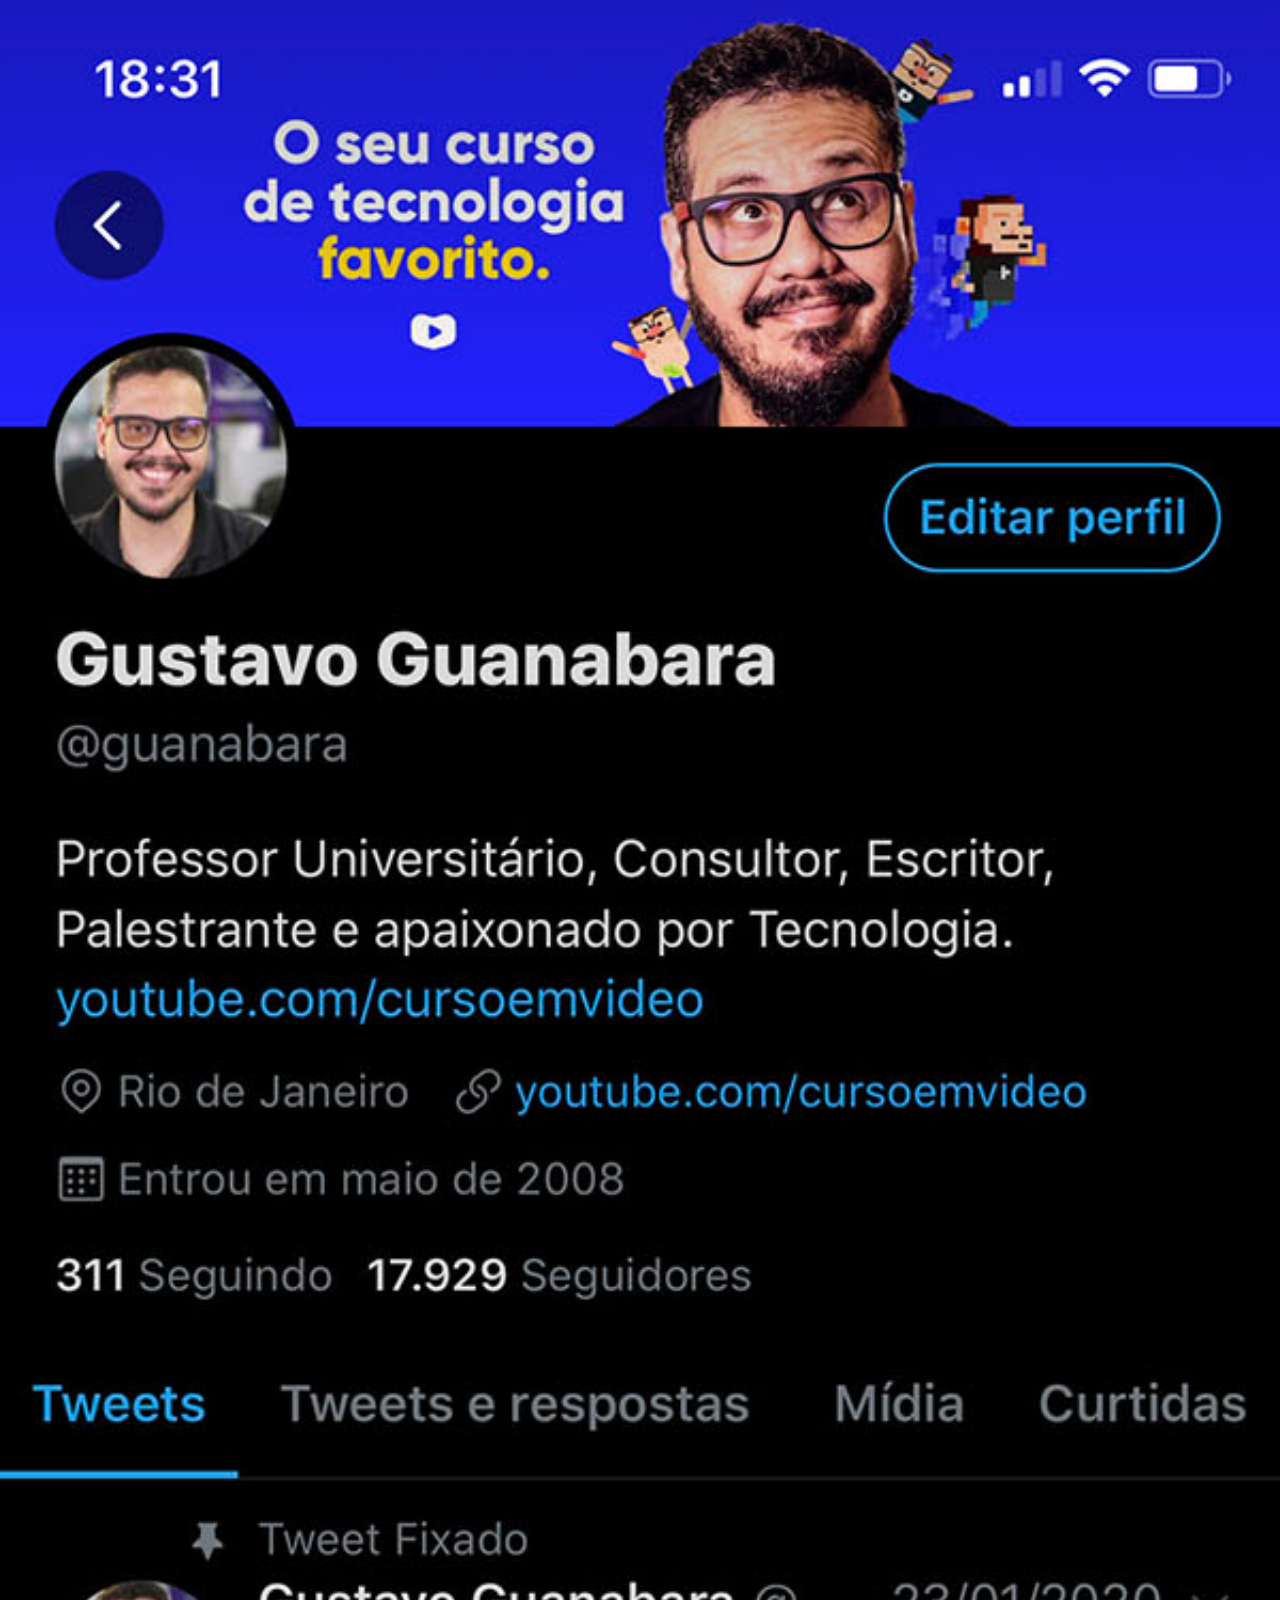
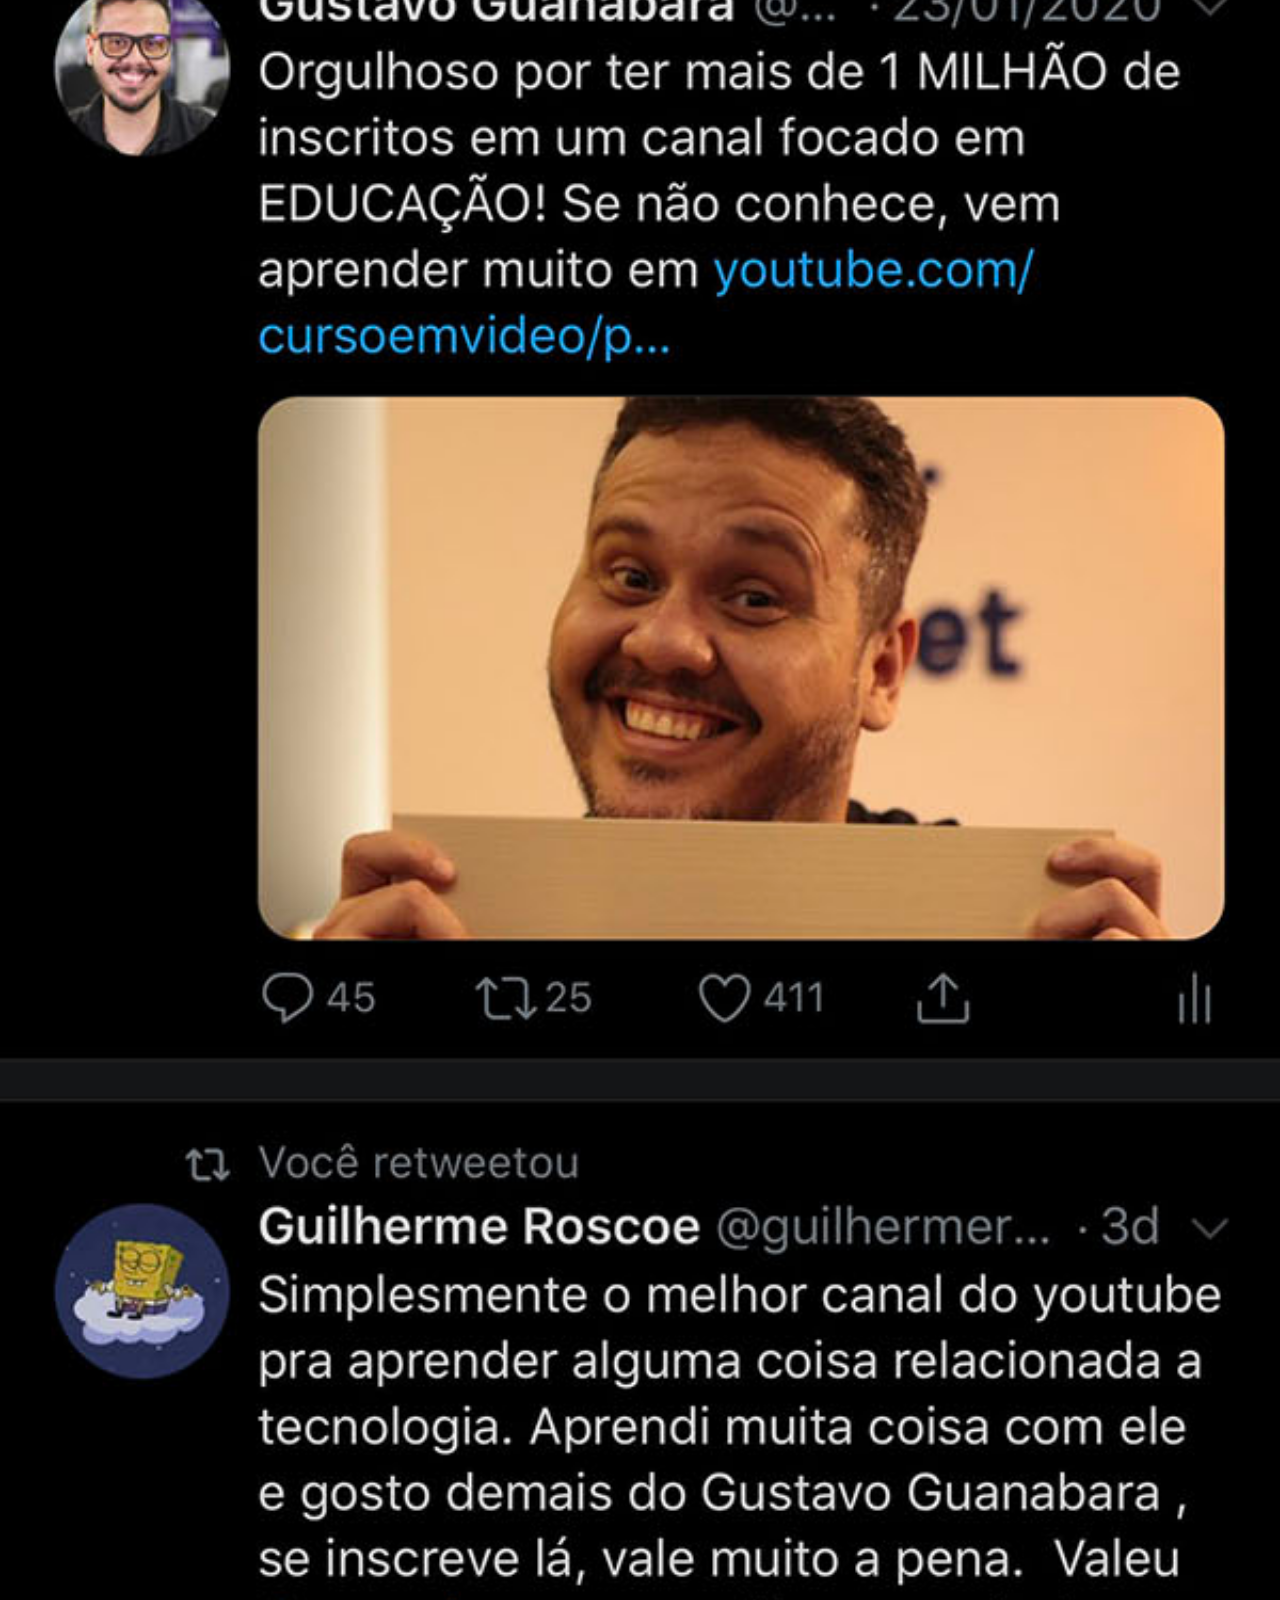
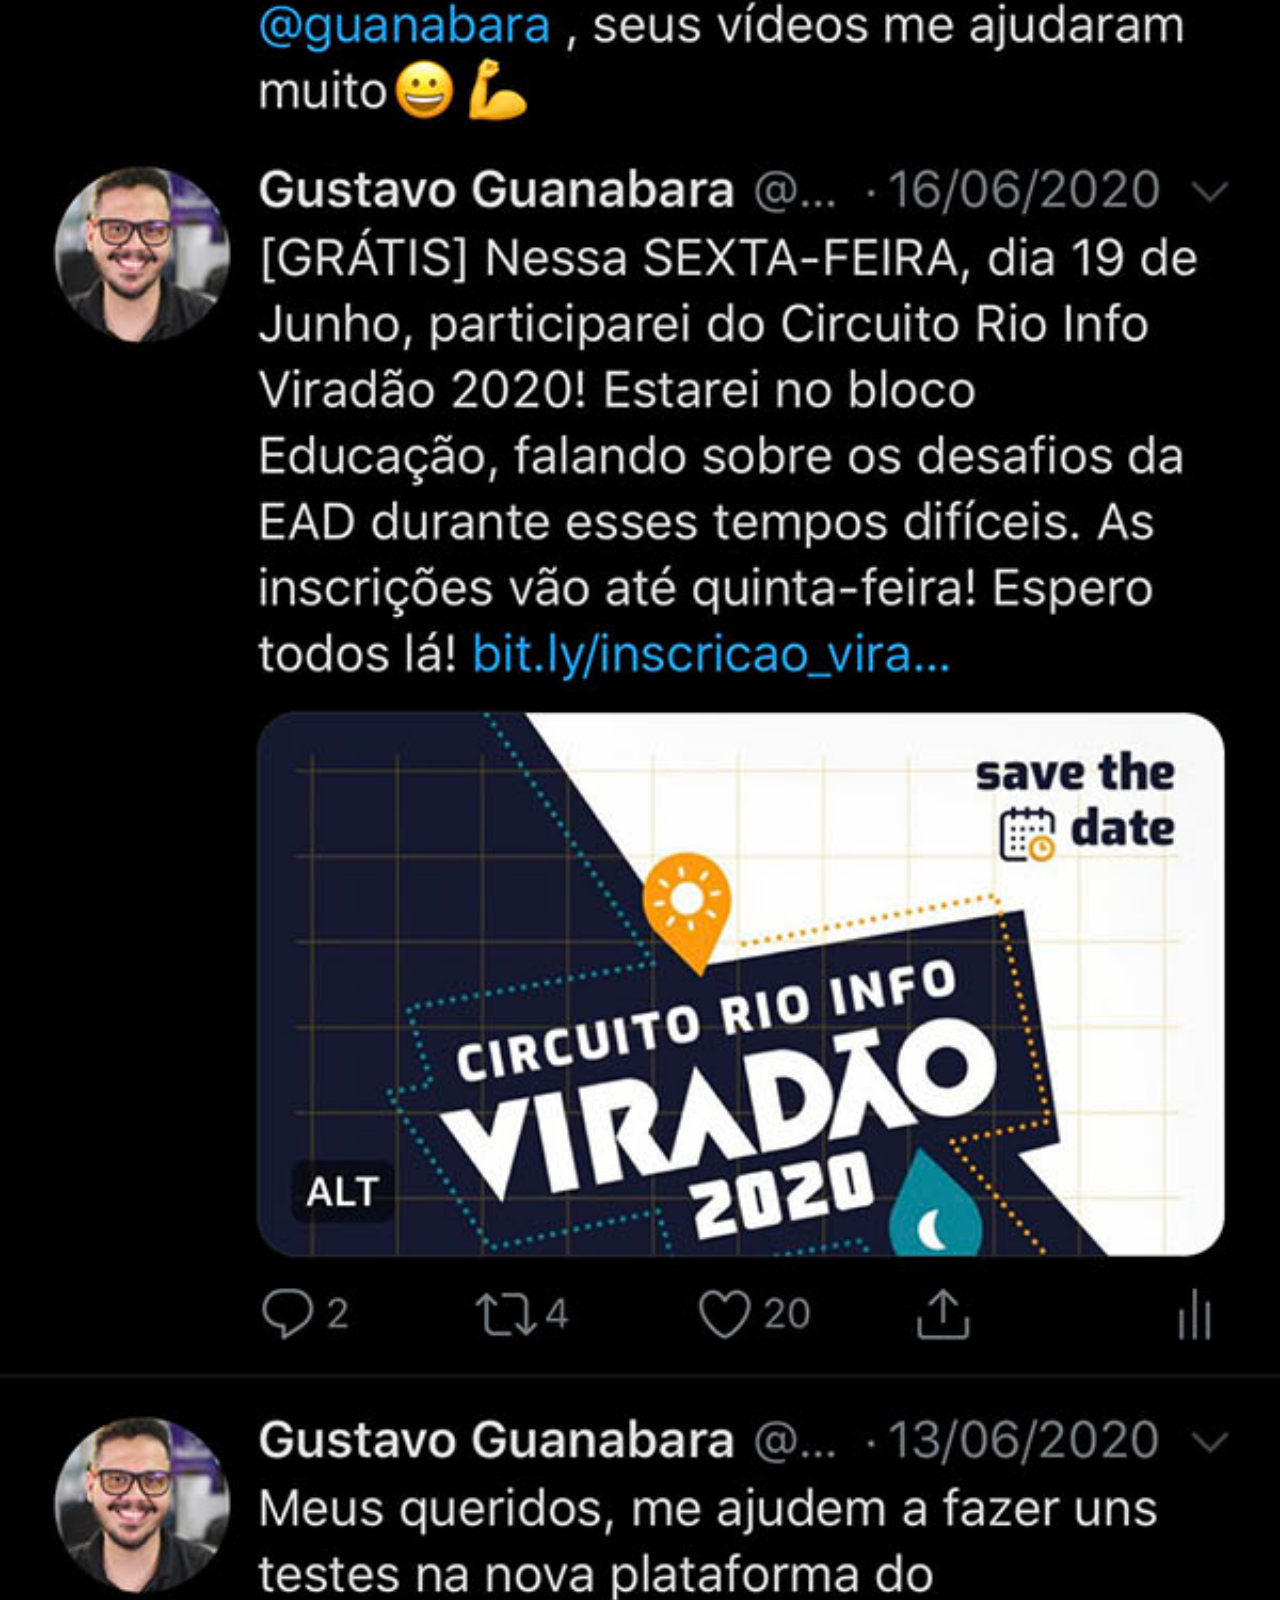
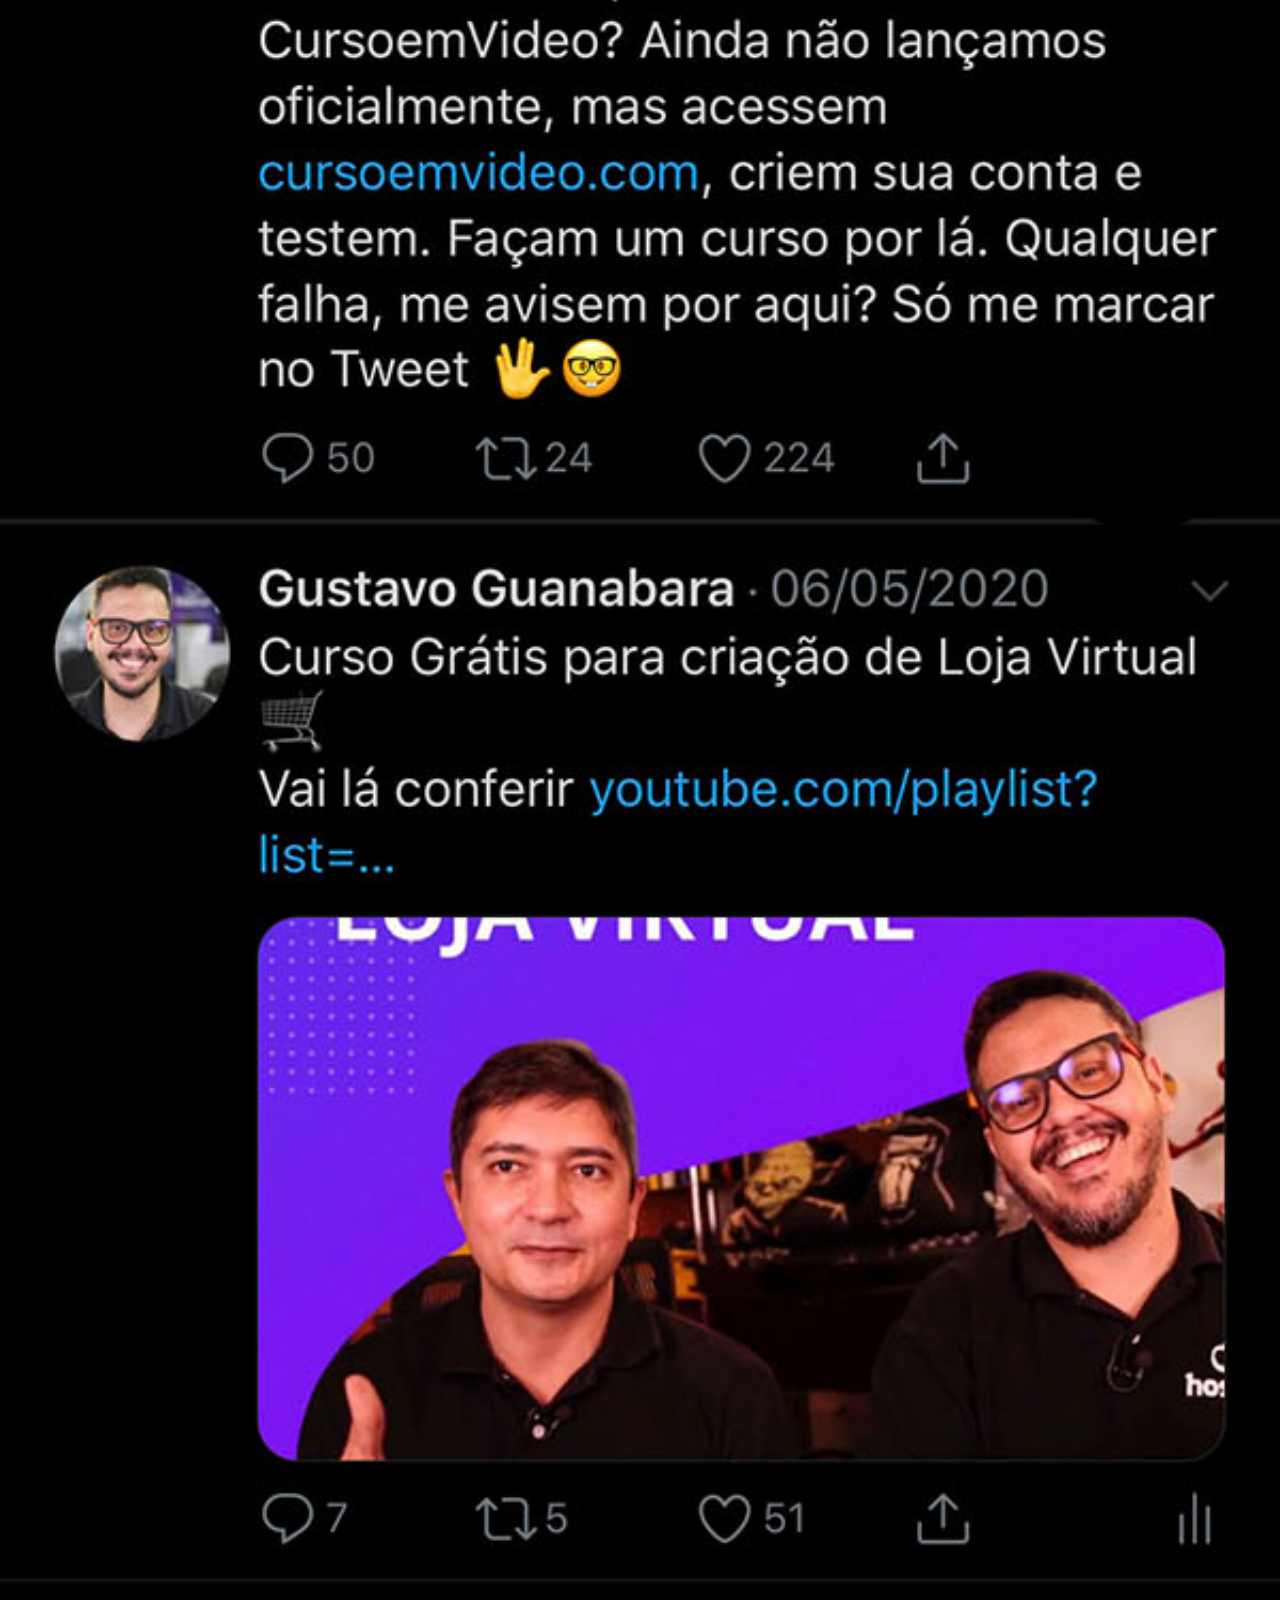
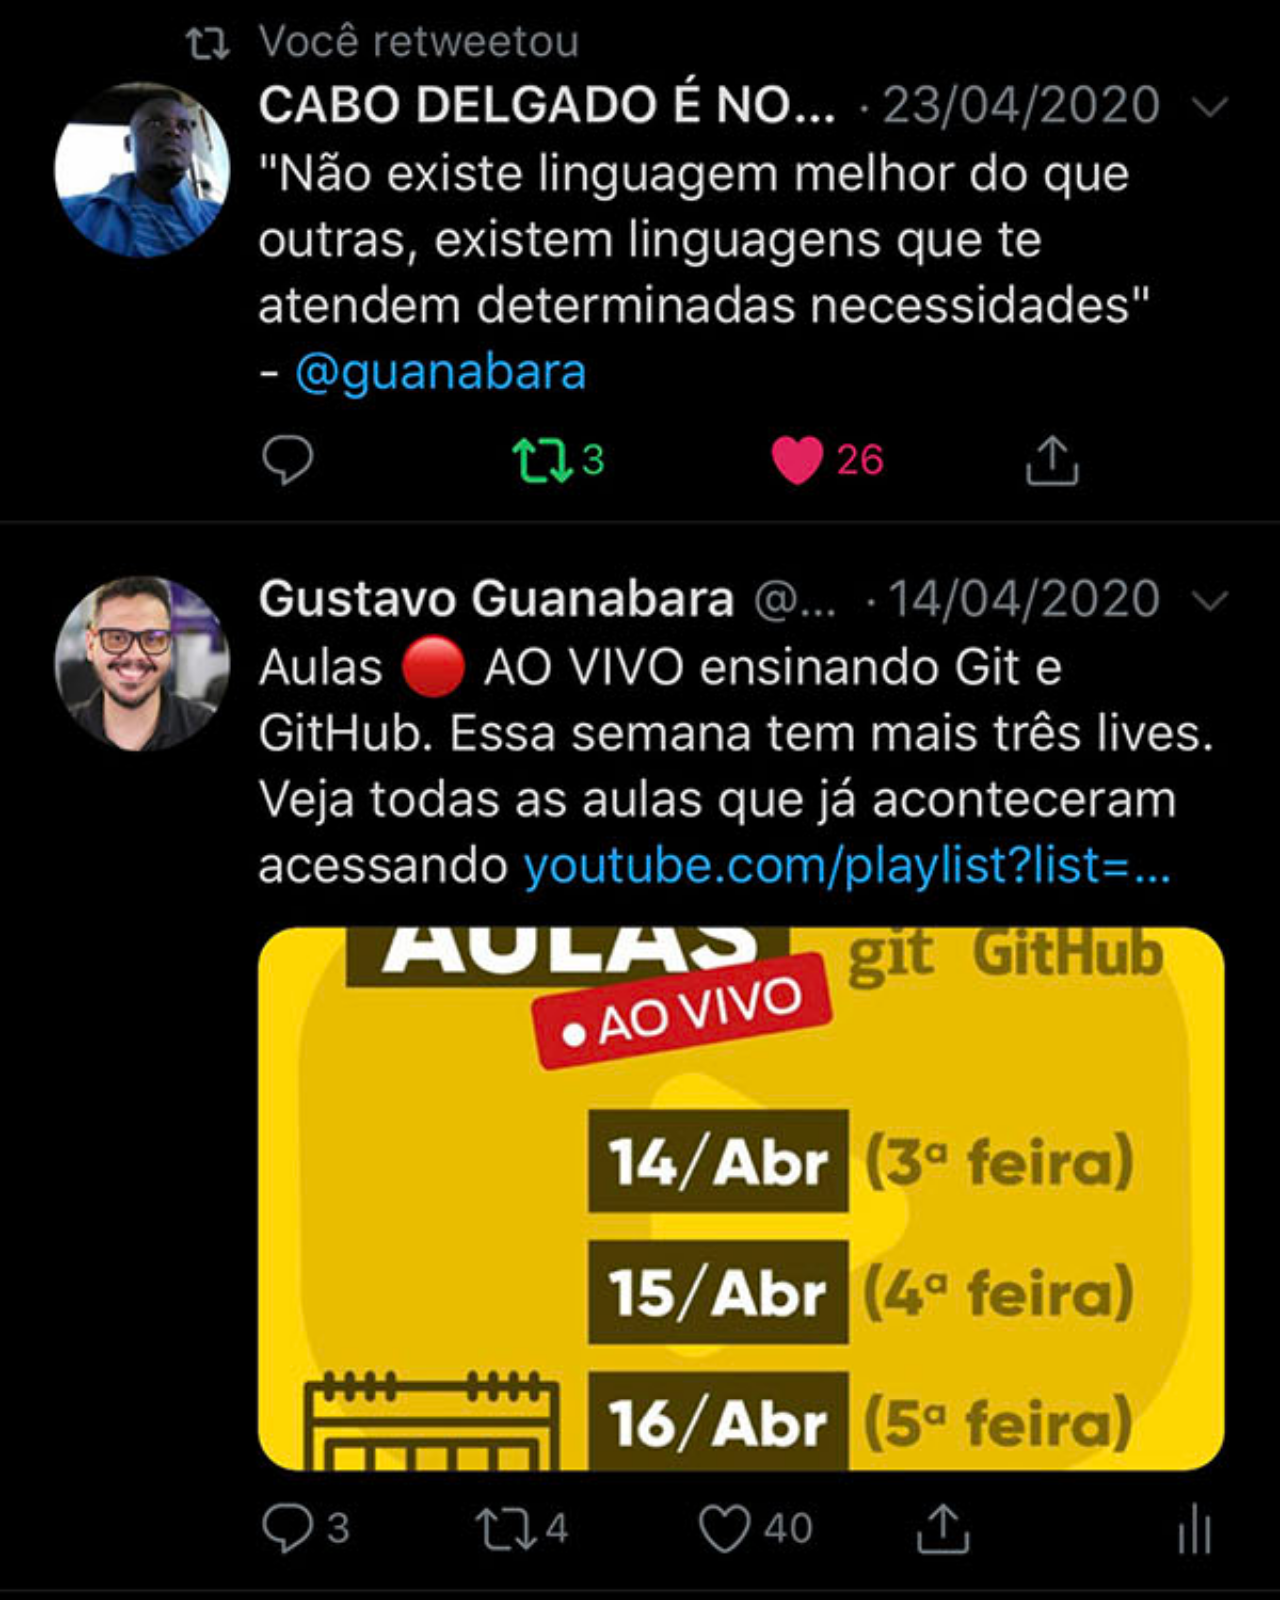
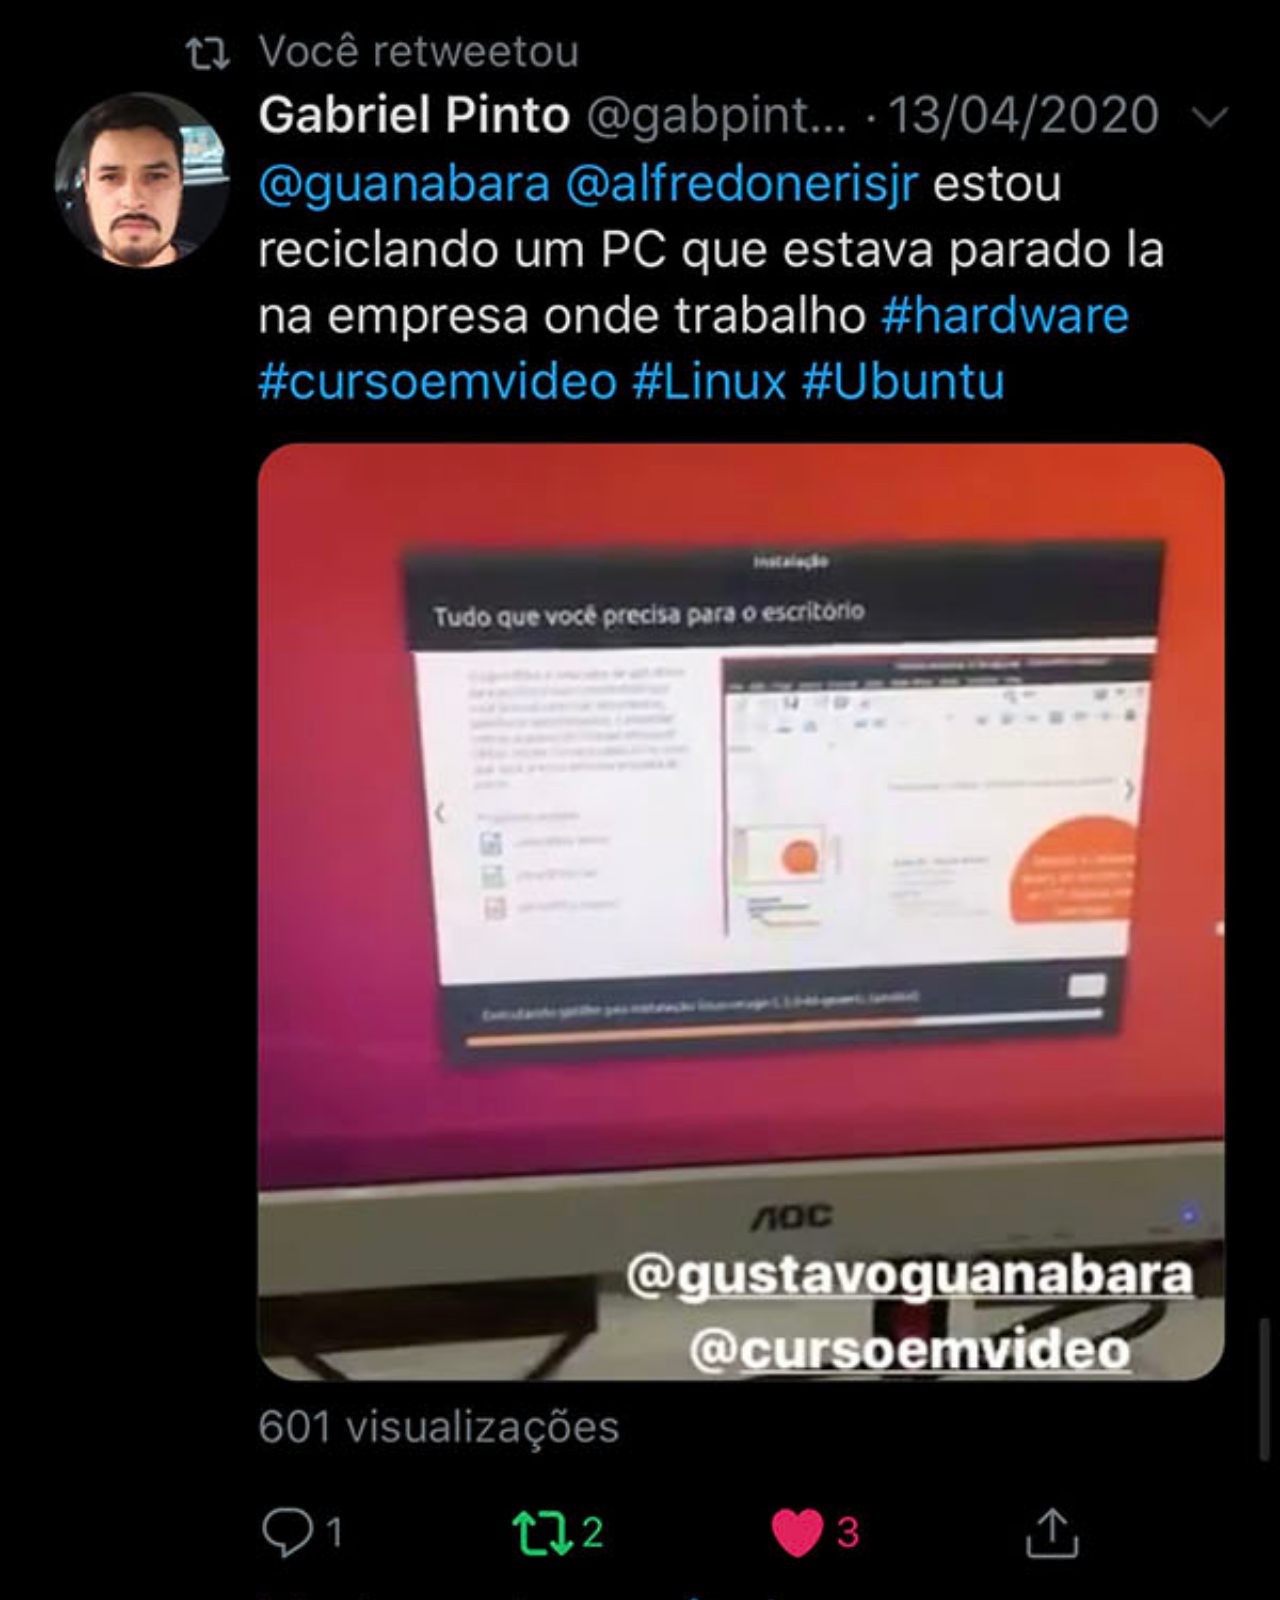
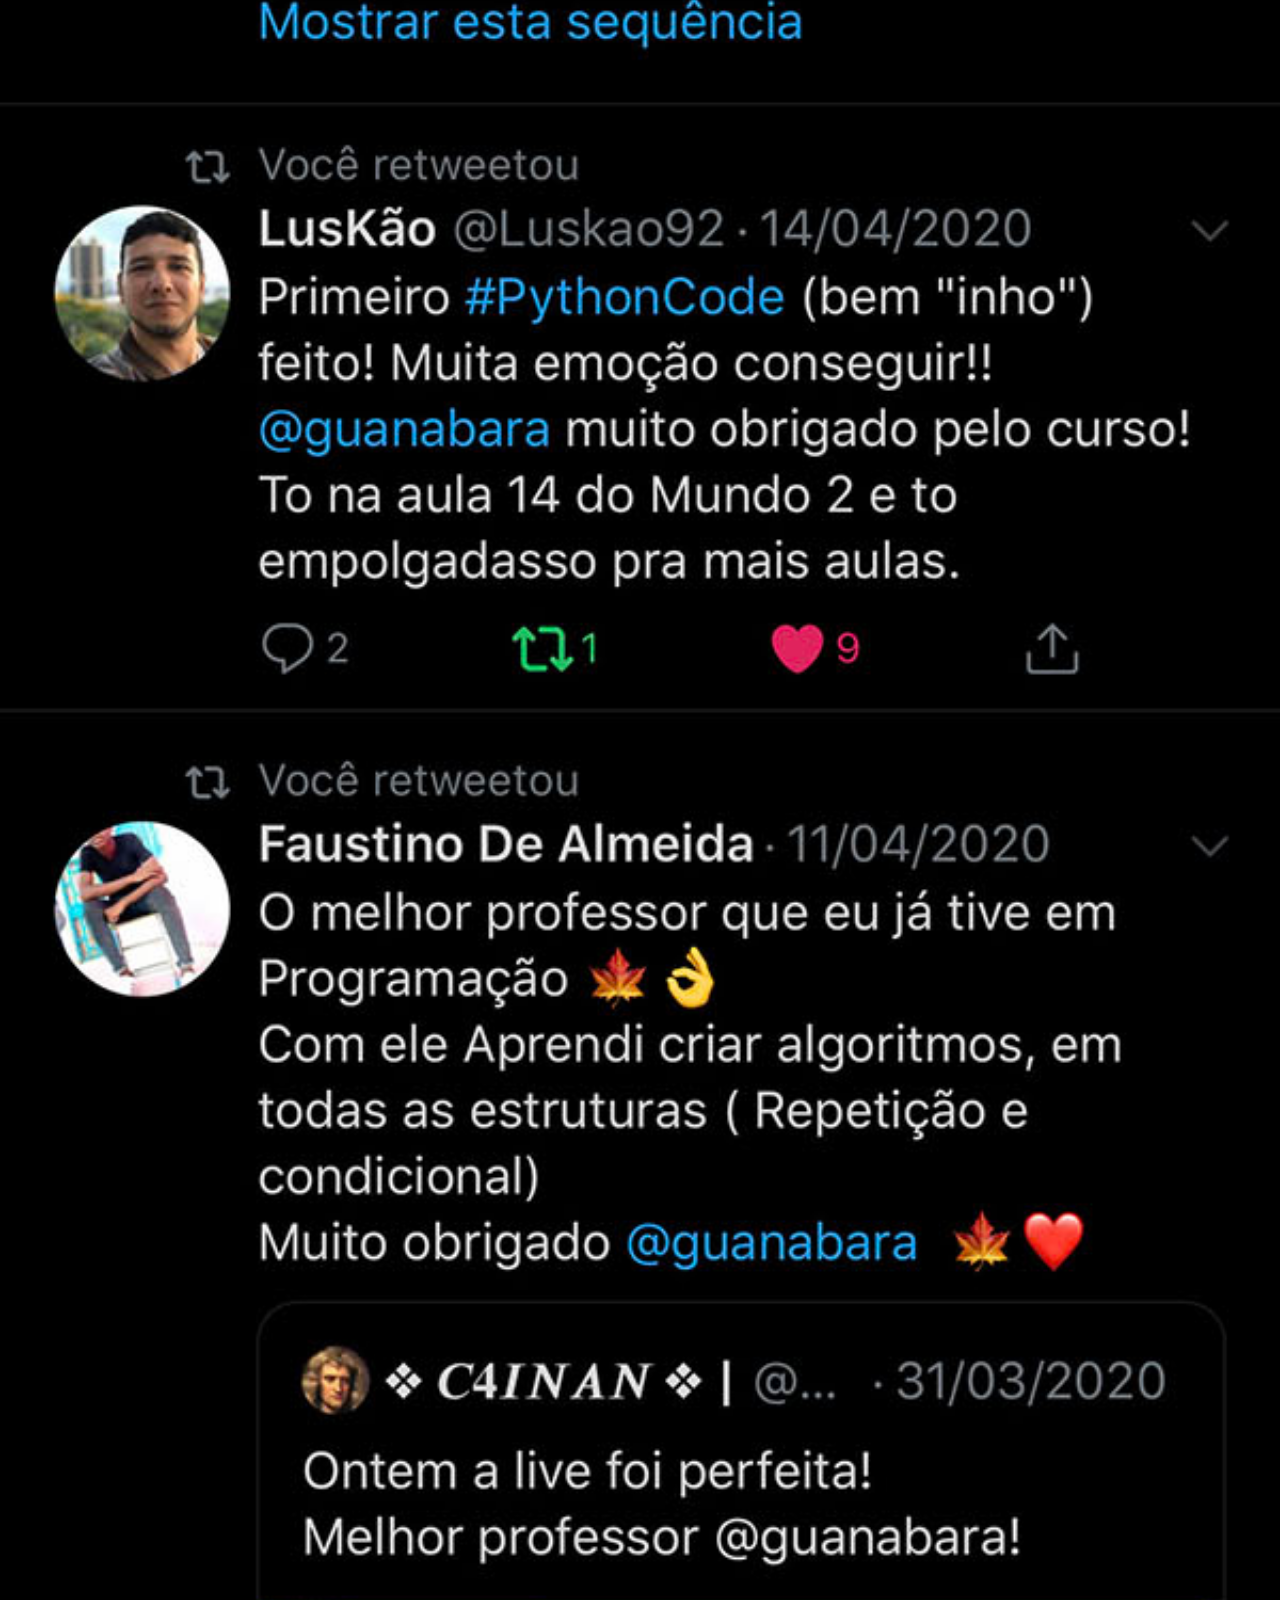
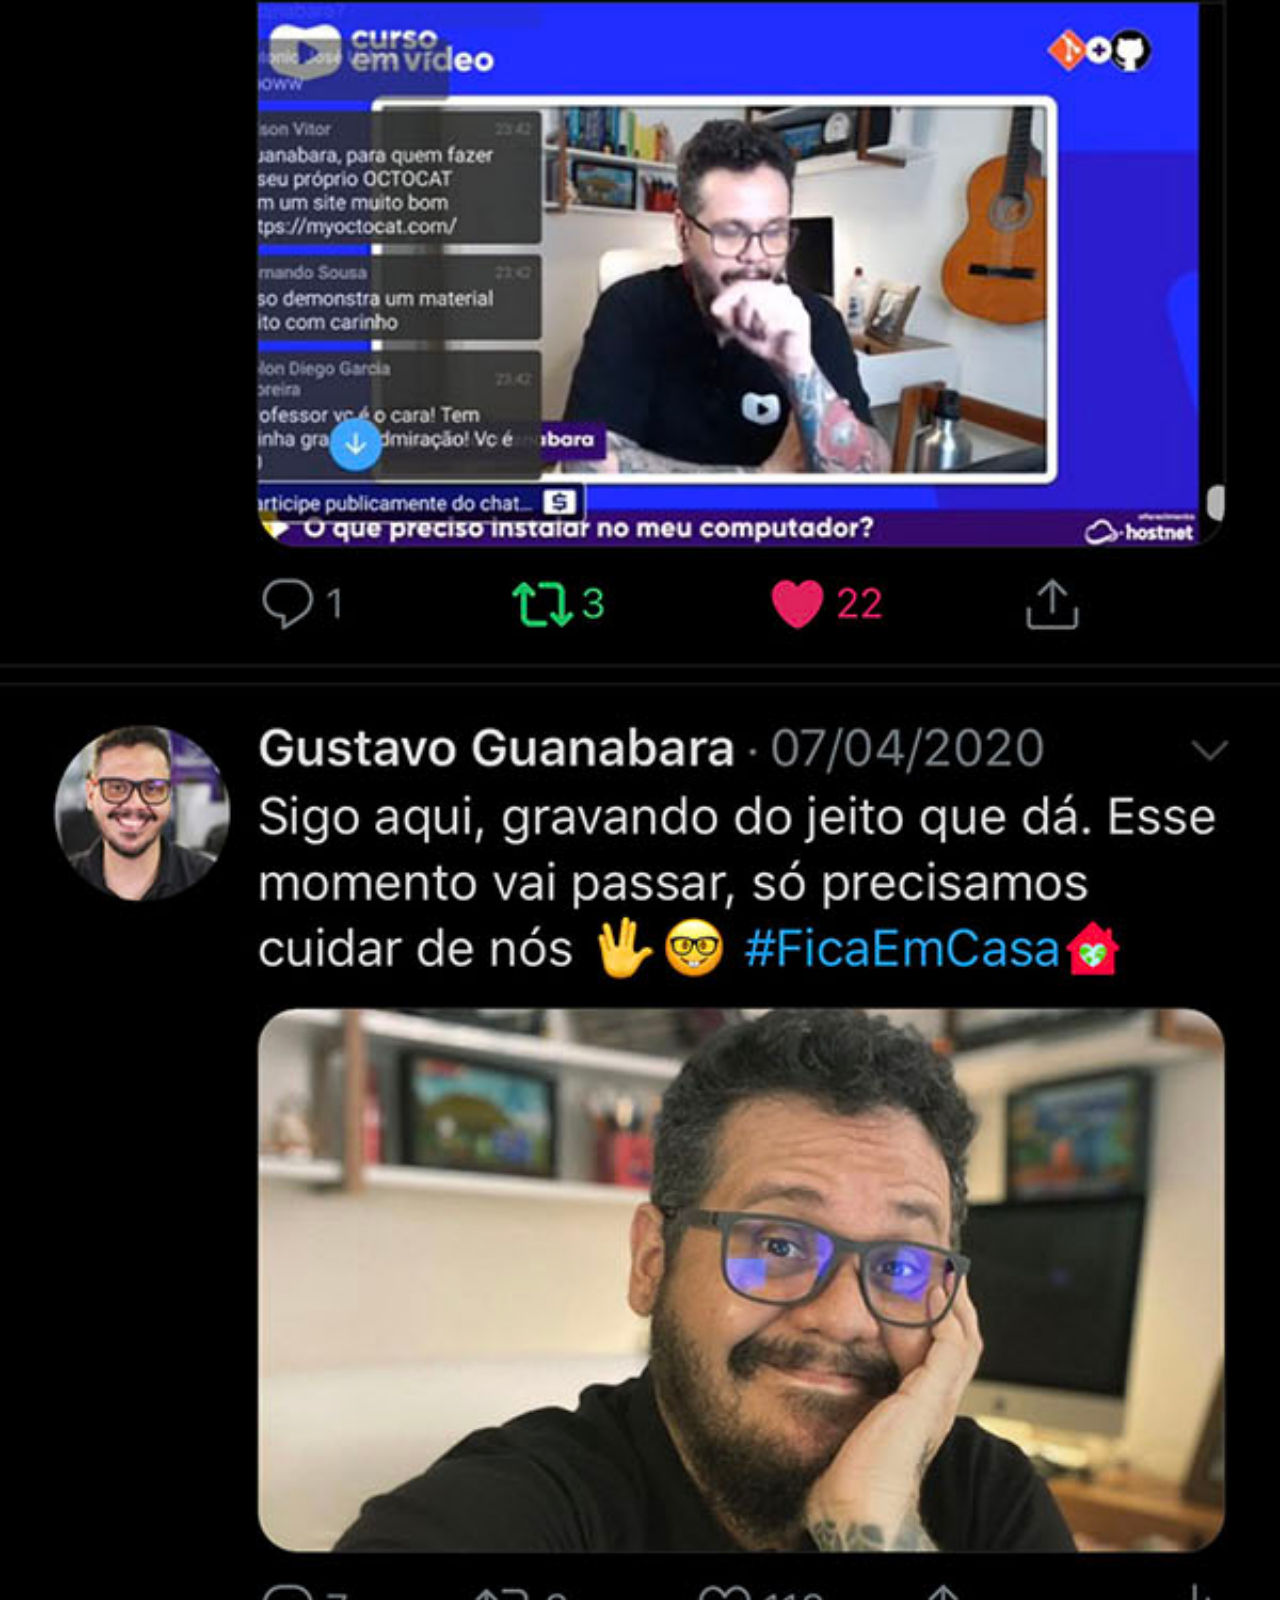
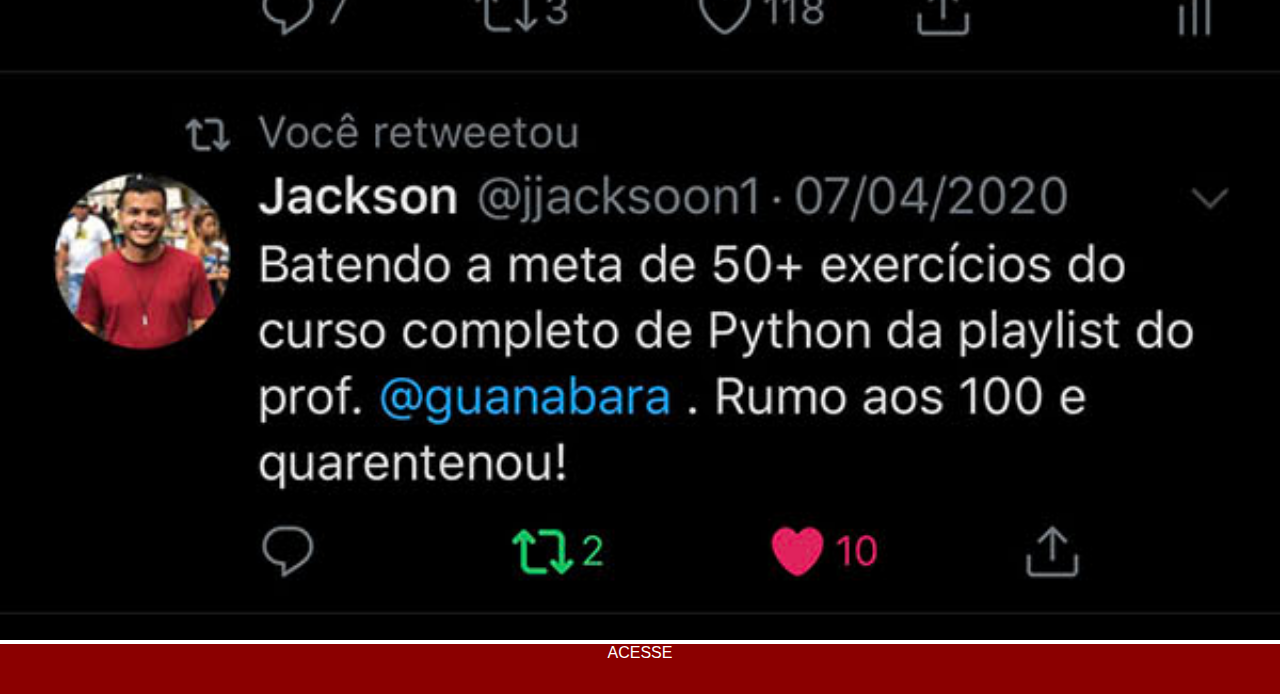
<file: pages/twitter.html>
<!DOCTYPE html>
<html lang="pt-br">
<head>
    <meta charset="UTF-8">
    <meta http-equiv="X-UA-Compatible" content="IE=edge">
    <meta name="viewport" content="width=device-width, initial-scale=1.0">
    <title>Youtube</title>
    <link rel="stylesheet" href="../estilo/social.css">

</head>
<body>
    <img src="../imagens/tela-twitter.jpg" alt="Github">
    <a href="https://twitter.com/guanabara" target="_blank">ACESSE</a>
</body>
</html>
</file>
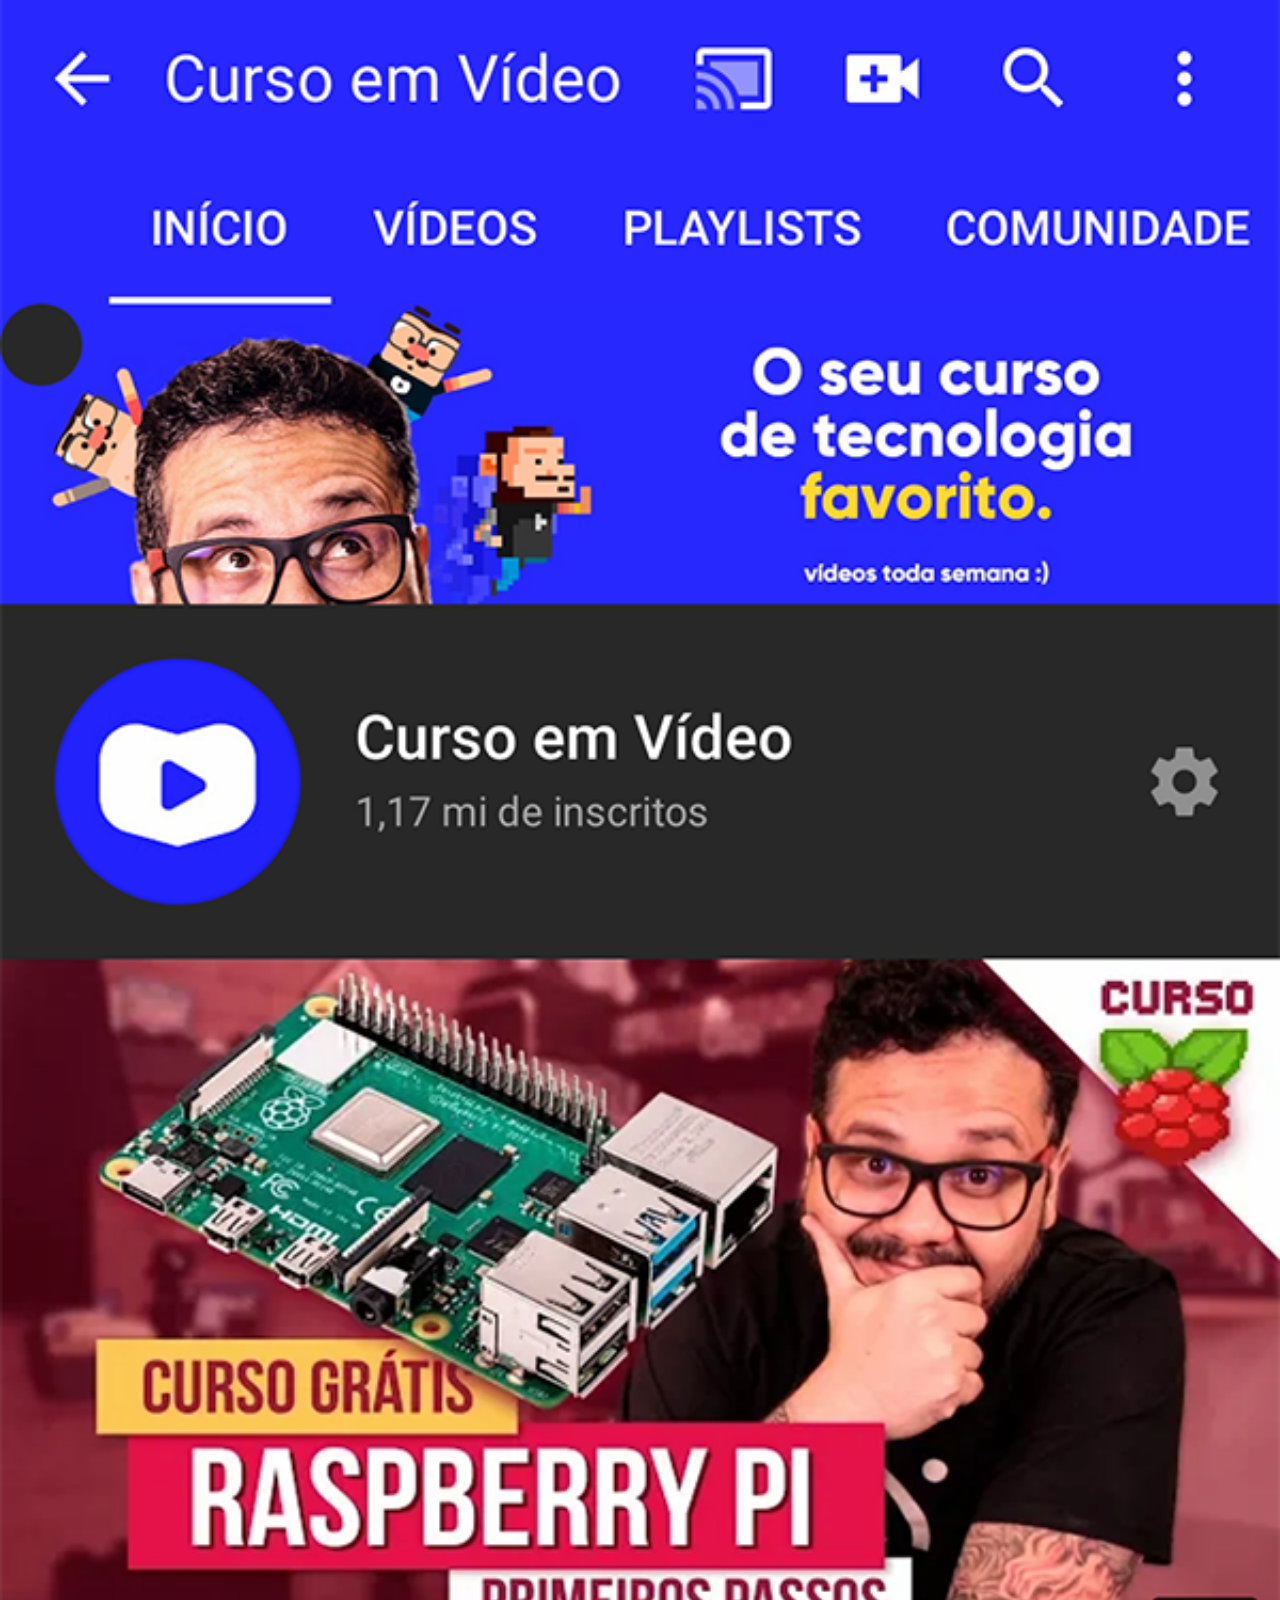
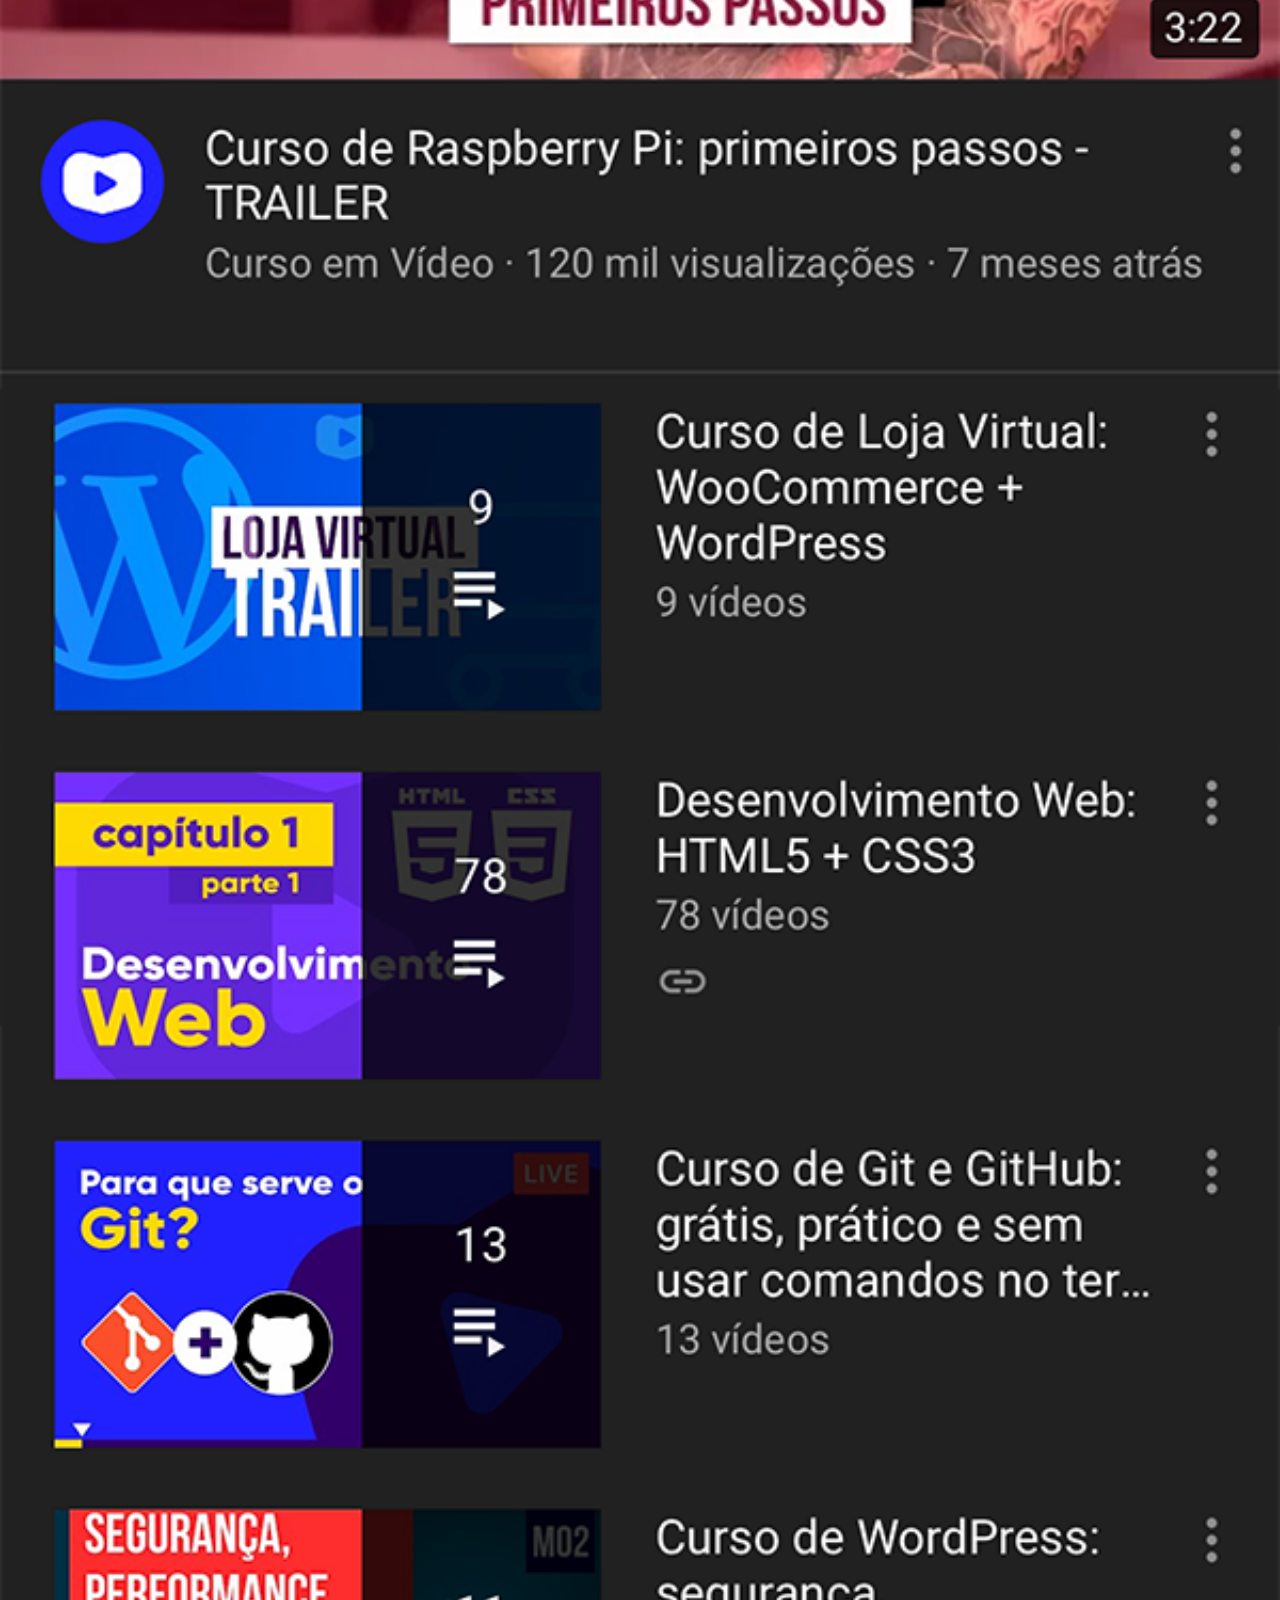
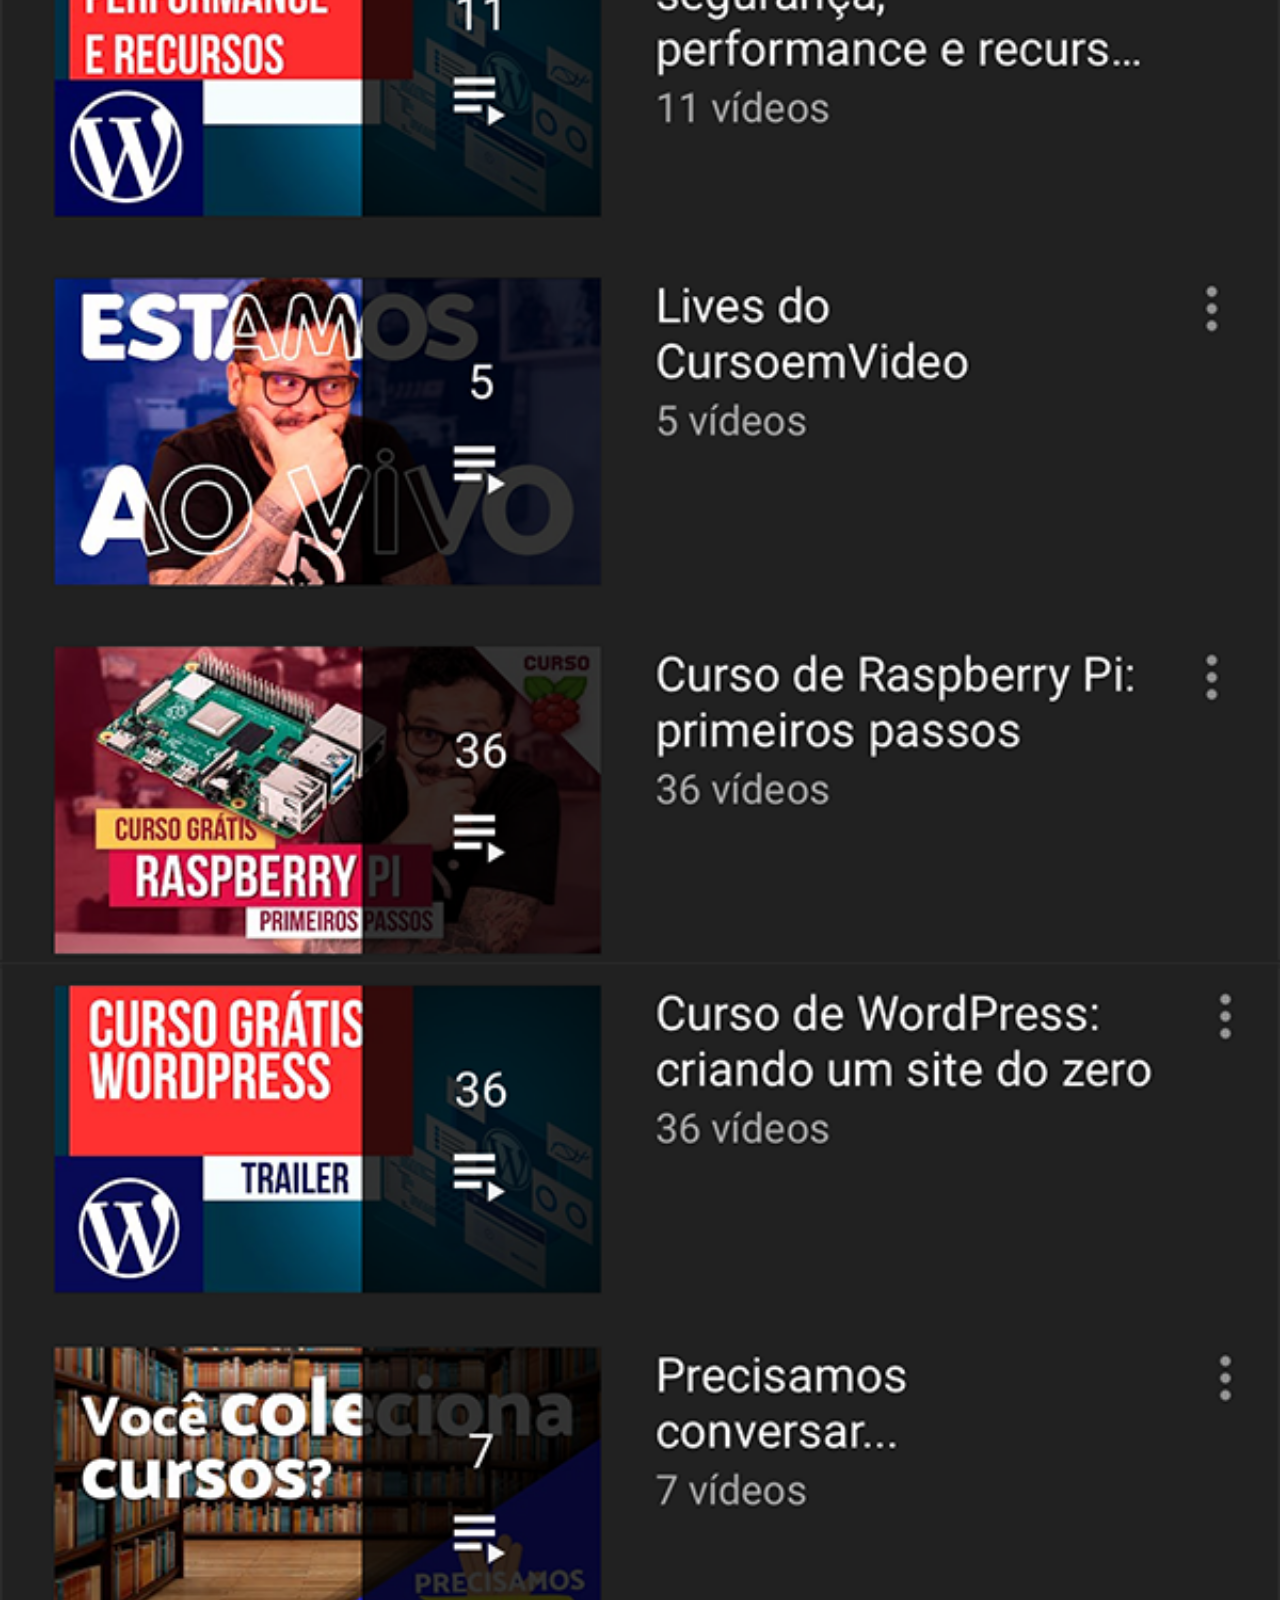
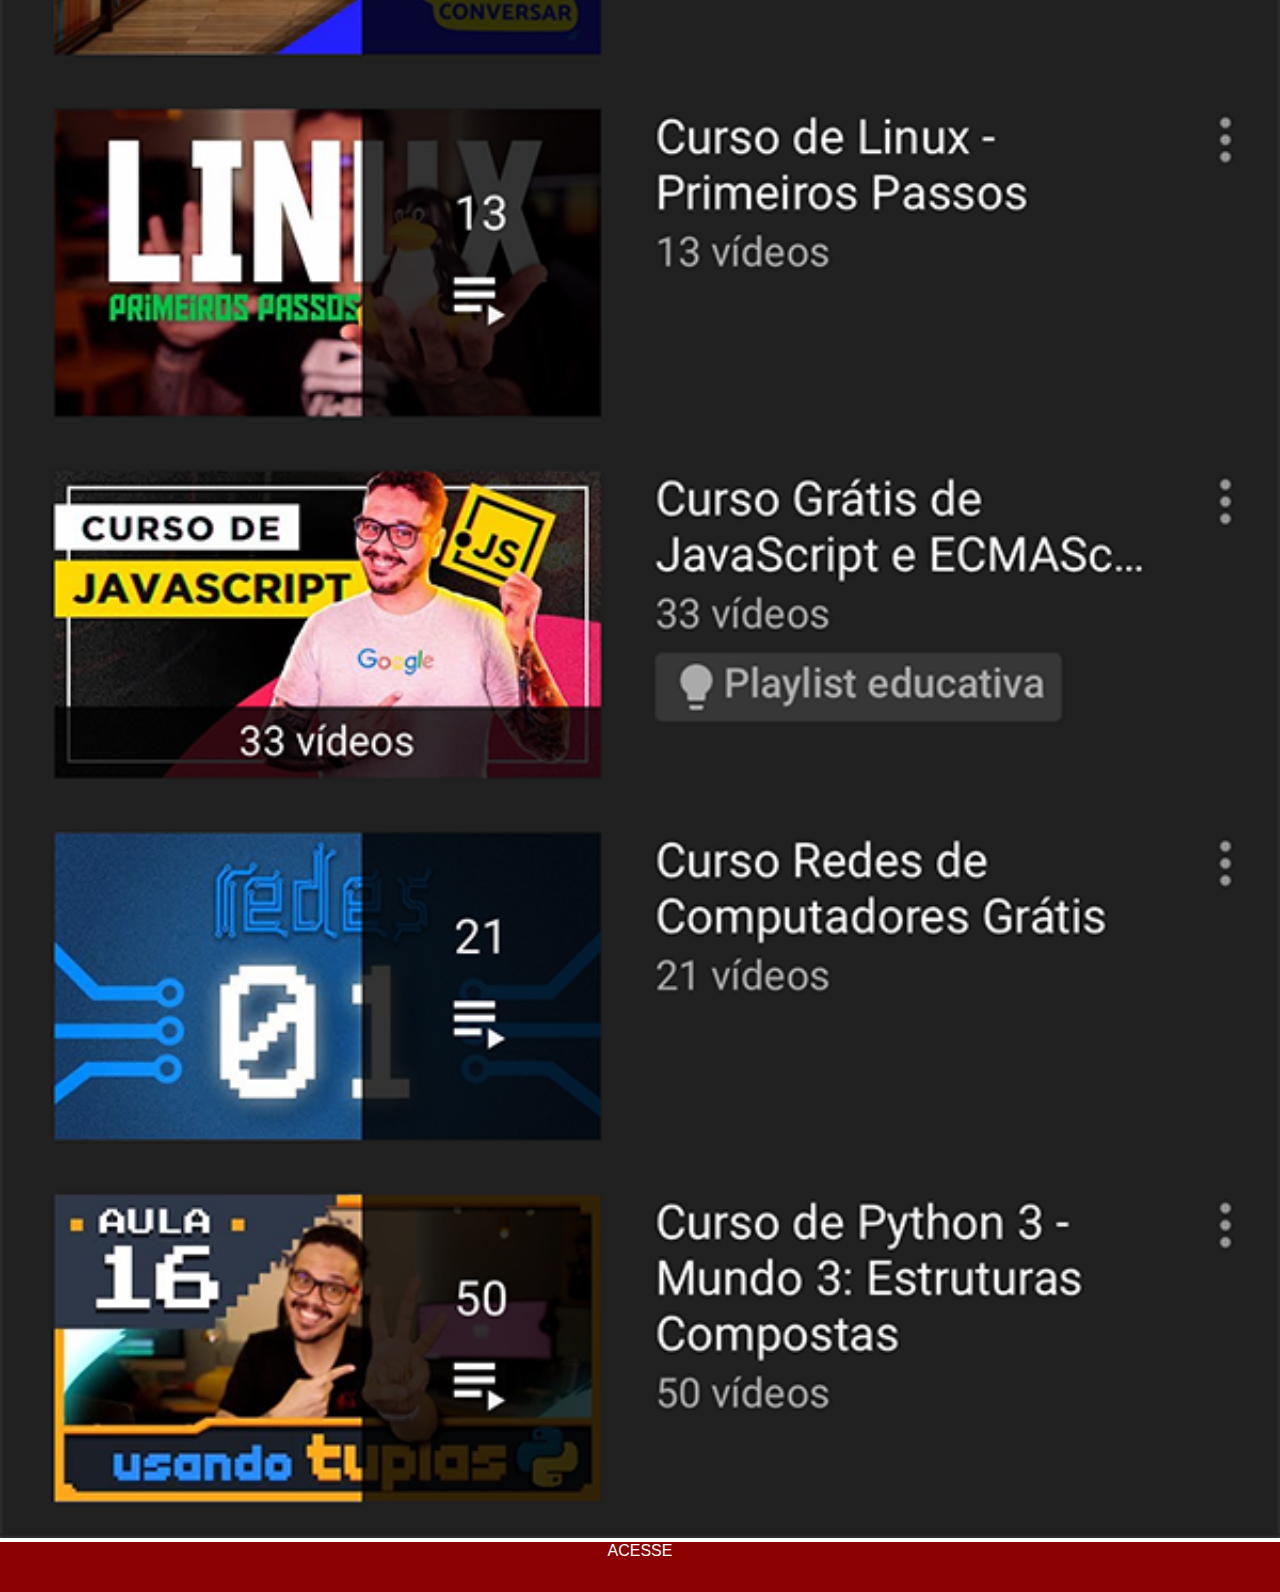
<file: pages/youtube.html>
<!DOCTYPE html>
<html lang="pt-br">
<head>
    <meta charset="UTF-8">
    <meta http-equiv="X-UA-Compatible" content="IE=edge">
    <meta name="viewport" content="width=device-width, initial-scale=1.0">
    <title>Youtube</title>
    <link rel="stylesheet" href="../estilo/social.css">

</head>
<body>
    <img src="../imagens/tela-youtube.png" alt="">
    <a href="https://www.youtube.com/@CursoemVideo" target="_blank">ACESSE</a>
</body>
</html>
</file>
<file: estilo/style.css>
@charset "UTF-8";

* {
    margin: 0px;
    padding: 0px;
    font-family: Arial, Helvetica, sans-serif;
}

html, body {
    height: 100vh;
    width: 100vw;
    background-color: black;
}

main {
    height: 100vh;
    position: relative;
}

body {
    background: url(../imagens/fundo-madeira.jpg) no-repeat top center;
    background-size: cover;
    background-attachment: fixed;
}

section#telefone {
    position: absolute;
    top: 50%; left: 50%;
    transform: translate(-50%, -50%);
    
    height: 627px;
    width: 311px;
    background-color: blue;
    background: url(../imagens/frame-iphone.png) no-repeat;
}

iframe#tela {
    position: relative;
    top: 80px;
    left: 22px;
    width: 267px;
    height: 470px;
}

section#redes-sociais {
    float: right;
}

section#redes-sociais img:hover {
    border: 2px solid rgba(255, 255, 255, 0.418);
    transform: translate(-3px, -3px);
    box-shadow: 5px 5px 10px rgba(0, 0, 0, 0.45);
    transition: transform .3s, border .5s;
}

section#redes-sociais > a > img{
    width: 50px; height: 50px;
    margin: 10px;
    border-radius: 50%;
    box-shadow: 2px 2px 5px rgba(0, 0, 0, 0.4);
    box-sizing: border-box;
}
</file>
<file: estilo/social.css>
@charset "UTF-8";

* {
    margin: 0px;
    padding: 0px;
    font-family: Arial, Helvetica, sans-serif;
}

::-webkit-scrollbar {
    width: 0px; height: 0px;
}

a {
    display: block;
    text-align: center;
    background-color: darkred;
    color: white;
    font-size: bolder;
    text-decoration: none;
    height: 50px;
}

a:hover {
    background-color: red;
}

img {
    width: 100vw;
}
</file>
